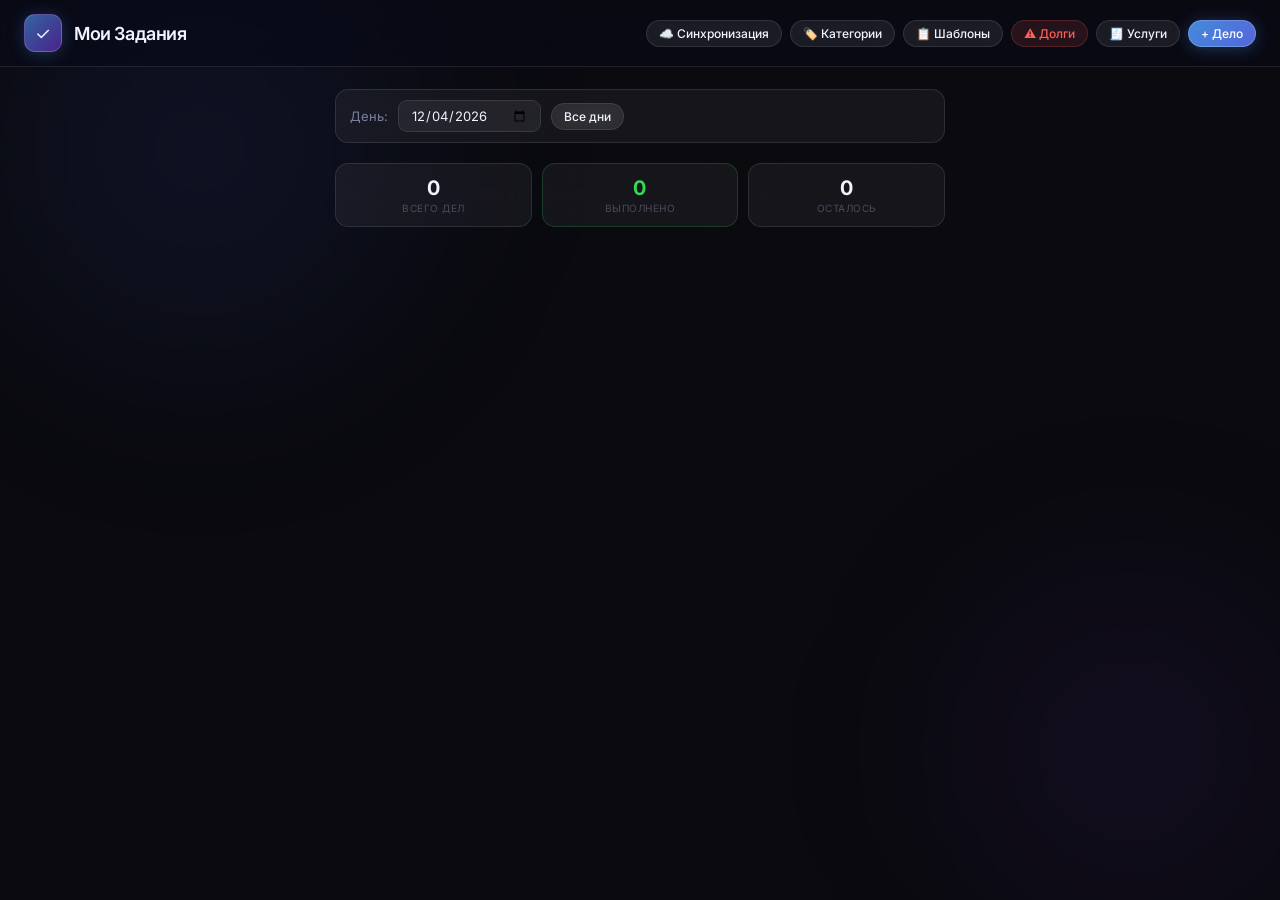
<file: index.html>
<!DOCTYPE html>
<html lang="ru">
<head>
<meta charset="UTF-8">
<meta name="viewport" content="width=device-width, initial-scale=1.0">
<title>Мої Задачі</title>
<link rel="stylesheet" href="css/style.css">
</head>
<body>

<div class="header">
  <div class="header-left">
    <div class="header-icon">✓</div>
    <div>
      <div class="header-title">Мои Задания</div>
    </div>
  </div>
  <div class="header-actions">
    <button class="btn btn-secondary btn-sm" onclick="openSyncModal()">☁️ Синхронизация</button>
    <button class="btn btn-secondary btn-sm" onclick="openCategoriesModal()">🏷️ Категории</button>
    <button class="btn btn-secondary btn-sm" onclick="openTemplatesModal()">📋 Шаблоны</button>
    <button class="btn btn-danger btn-sm" onclick="openIncompleteModal()">⚠️ Долги</button>
    <button class="btn btn-secondary btn-sm" onclick="openServicesModule()">🧾 Услуги</button>
    <button class="btn btn-primary btn-sm" onclick="openAddTask()">+ Дело</button>
  </div>
</div>

<div class="container">
  <div class="filter-bar">
    <span style="font-size: 13px; color: var(--text2)">День:</span>
    <input type="date" id="filterDate" class="date-input-nav" onchange="filterTasks()">
    <button class="btn btn-secondary btn-sm" onclick="setFilterAll()">Все дни</button>
    <button class="btn btn-orange btn-sm" id="btnTransfer" onclick="openTransferModal()" style="margin-left: auto; display: none;">↷ Перенести дела</button>
  </div>
  <div id="mainCatFilter" class="cat-pills" style="display:none;"></div>

  <div class="stats-row">
    <div class="stat-card">
      <div class="stat-val" id="statTotal">0</div>
      <div class="stat-label">Всего дел</div>
    </div>
    <div class="stat-card" style="border-color: rgba(52,216,92,0.2)">
      <div class="stat-val" id="statDone" style="color: var(--green)">0</div>
      <div class="stat-label">Выполнено</div>
    </div>
    <div class="stat-card">
      <div class="stat-val" id="statLeft">0</div>
      <div class="stat-label">Осталось</div>
    </div>
  </div>

  <div id="taskList" class="task-list"></div>
  <div id="emptyState" class="empty-state" style="display:none"><p>На этот день задач нет 🗓️</p></div>
</div>

<div class="modal-overlay" id="modalTask">
  <div class="modal">
    <div class="modal-handle"></div>
    <div class="modal-title" id="modalTaskTitle">Новое задание</div>
    <div class="form-group">
      <div class="form-label">Что нужно сделать?</div>
      <textarea class="form-input" id="taskName" placeholder="Например: Проверить приходы по 1С" rows="3"></textarea>
    </div>
    <div class="form-group">
      <div class="form-label">Дата</div>
      <input class="form-input" id="taskDate" type="date">
    </div>
    <div class="form-group">
      <div class="form-label">Категория</div>
      <select class="form-select" id="taskCategory">
      </select>
    </div>
    <button class="btn btn-secondary" style="width:100%; margin-bottom: 4px; font-size: 12px;" onclick="saveAsTemplate()">📋 Сохранить как шаблон</button>
    <div class="modal-actions">
      <button class="btn btn-secondary" onclick="closeModal('modalTask')">Отмена</button>
      <button class="btn btn-primary" onclick="saveTask()">Сохранить</button>
    </div>
  </div>
</div>

<div class="modal-overlay" id="modalTransfer">
  <div class="modal">
    <div class="modal-handle"></div>
    <div class="modal-title">Перенос заданий</div>
    <div class="form-group">
      <div class="form-label">На какой день перенести?</div>
      <input class="form-input" id="transferTargetDate" type="date">
    </div>
    <div class="checkbox-row" onclick="toggleTransferCheck()">
      <div class="custom-checkbox" id="transferCheckUI"></div>
      <div>
        <div style="font-size: 14px; font-weight: 500;">Удалить из текущего дня</div>
        <div style="font-size: 11px; color: var(--text2); margin-top: 2px;">Если убрать крыжик, задания просто скопируются</div>
      </div>
    </div>
    <div class="modal-actions">
      <button class="btn btn-secondary" onclick="closeModal('modalTransfer')">Отмена</button>
      <button class="btn btn-orange" onclick="executeTransfer()">Выполнить</button>
    </div>
  </div>
</div>

<!-- Перенос одного задания -->
<div class="modal-overlay" id="modalMoveOne" style="z-index:700">
  <div class="modal">
    <div class="modal-handle"></div>
    <div class="modal-title">↷ Перенести задание</div>
    <p id="moveOneTaskName" style="font-size: 13px; color: var(--text2); margin-bottom: 16px; font-style: italic;"></p>
    <div class="form-group">
      <div class="form-label">На какой день перенести?</div>
      <input class="form-input" id="moveOneTargetDate" type="date">
    </div>
    <div class="modal-actions">
      <button class="btn btn-secondary" onclick="closeModal('modalMoveOne')">Отмена</button>
      <button class="btn btn-orange" onclick="executeMoveOne()">Перенести</button>
    </div>
  </div>
</div>

<!-- Шаблоны -->
<div class="modal-overlay" id="modalTemplates">
  <div class="modal">
    <div class="modal-handle"></div>
    <div class="modal-title">📋 Шаблоны заданий</div>

    <div id="templatesList"></div>
    <div class="modal-actions" style="margin-top: 16px;">
      <button class="btn btn-secondary" onclick="closeModal('modalTemplates')">Закрыть</button>
      <button class="btn btn-secondary" onclick="openAddFolder()">+ Папка</button>
      <button class="btn btn-primary" onclick="applyMatchingFolders()">➕ Добавить подходящие</button>
    </div>
  </div>
</div>

<!-- Категории -->
<div class="modal-overlay" id="modalCategories" style="z-index:550">
  <div class="modal">
    <div class="modal-handle"></div>
    <div class="modal-title">🏷️ Категории</div>
    <div style="display:flex; align-items:center; justify-content:flex-end; margin-bottom:10px;">
      <button class="btn btn-primary btn-sm" onclick="openAddCategory()">+ Категория</button>
    </div>
    <div id="categoryManageList" class="cat-manage-list"></div>
    <div class="modal-actions" style="margin-top: 16px;">
      <button class="btn btn-secondary" onclick="closeModal('modalCategories')">Закрыть</button>
    </div>
  </div>
</div>

<!-- Создание/редактирование категории -->
<div class="modal-overlay" id="modalCategory" style="z-index:600">
  <div class="modal">
    <div class="modal-title" id="modalCategoryTitle">Новая категория</div>
    <div class="form-group">
      <div class="form-label">Название</div>
      <input class="form-input" id="categoryName" placeholder="Например: Работа">
    </div>
    <div class="modal-actions">
      <button class="btn btn-secondary" onclick="closeModal('modalCategory')">Отмена</button>
      <button class="btn btn-primary" onclick="saveCategory()">Сохранить</button>
    </div>
  </div>
</div>

<!-- Создание/редактирование папки -->
<div class="modal-overlay" id="modalFolder" style="z-index:600">
  <div class="modal">
    <div class="modal-title" id="modalFolderTitle">Новая папка</div>
    <div class="form-group">
      <div class="form-label">Название папки</div>
      <input class="form-input" id="folderName" placeholder="Например: Каждая среда">
    </div>
    <div class="form-group">
      <div class="form-label">Расписание</div>
      <select class="form-select" id="folderRepeat" onchange="onFolderRepeatChange()">
        <option value="manual">Вручную</option>
        <option value="daily">Каждый день</option>
        <option value="weekly">По дням недели</option>
        <option value="monthly">Каждое N-е число</option>
      </select>
    </div>
    <div class="form-group" id="folderWeekdayGroup" style="display:none">
      <div class="form-label">Дни недели</div>
      <div class="weekday-picker">
        <button type="button" class="weekday-btn" data-day="1" onclick="toggleWeekday(this)">Пн</button>
        <button type="button" class="weekday-btn" data-day="2" onclick="toggleWeekday(this)">Вт</button>
        <button type="button" class="weekday-btn" data-day="3" onclick="toggleWeekday(this)">Ср</button>
        <button type="button" class="weekday-btn" data-day="4" onclick="toggleWeekday(this)">Чт</button>
        <button type="button" class="weekday-btn" data-day="5" onclick="toggleWeekday(this)">Пт</button>
        <button type="button" class="weekday-btn" data-day="6" onclick="toggleWeekday(this)">Сб</button>
        <button type="button" class="weekday-btn" data-day="0" onclick="toggleWeekday(this)">Вс</button>
      </div>
    </div>
    <div class="form-group" id="folderMonthdayGroup" style="display:none">
      <div class="form-label">Число месяца</div>
      <input class="form-input" id="folderMonthDay" type="number" min="1" max="31" placeholder="Например: 1">
    </div>
    <div class="modal-actions">
      <button class="btn btn-secondary" onclick="closeModal('modalFolder')">Отмена</button>
      <button class="btn btn-primary" onclick="saveFolder()">Сохранить</button>
    </div>
  </div>
</div>

<!-- Выбор папки при сохранении шаблона -->
<div class="modal-overlay" id="modalChooseFolder" style="z-index:600">
  <div class="modal">
    <div class="modal-title">В какую папку добавить?</div>
    <p style="font-size:13px;color:var(--text2);margin-bottom:14px;">Задание: <span id="chooseFolderTaskName" style="color:var(--text);font-weight:600;"></span></p>
    <div id="chooseFolderList"></div>
    <div class="modal-actions" style="margin-top:14px;">
      <button class="btn btn-secondary" onclick="closeModal('modalChooseFolder')">Отмена</button>
    </div>
  </div>
</div>

<div class="modal-overlay" id="modalSync">
  <div class="modal">
    <div class="modal-handle"></div>
    <div class="modal-title">☁️ Синхронизация</div>

    <p style="font-size:13px; color:var(--text2); margin-bottom:20px; line-height:1.6;">
      Данные сохраняются автоматически после каждого изменения. При открытии на новом устройстве — загружаются из облака.
    </p>

    <button class="btn btn-orange" id="btnLoadCloud" style="width:100%; padding:13px; font-size:14px; margin-bottom:10px;" onclick="loadFromCloud()">
      ⬇️ Принудительно загрузить из облака
    </button>

    <button class="btn btn-danger" style="width:100%; padding:11px; font-size:13px; margin-bottom:20px;" onclick="resetToken()">
      🔑 Сбросить токен
    </button>

    <div id="syncStatus" style="display:none; font-size:12px; text-align:center; padding:8px; border-radius:8px; margin-bottom:10px;"></div>

    <div class="modal-actions" style="margin-top:4px;">
      <button class="btn btn-secondary" onclick="closeModal('modalSync')">Закрыть</button>
    </div>
  </div>
</div>

<!-- Окно невыполненных заданий -->
<div class="fullscreen-overlay" id="overlayIncomplete">
  <div class="fullscreen-header">
    <button class="btn btn-secondary btn-sm" onclick="closeIncompleteModal()">← Назад</button>
    <div style="font-size: 16px; font-weight: 700; flex:1; text-align:center;">⚠️ Невыполненные задания</div>
    <div id="incompleteTotalBadge" style="font-size: 12px; color: var(--red); min-width: 40px; text-align:right;"></div>
  </div>
  <div class="fullscreen-body">
    <div class="period-tabs">
      <button class="period-tab active" onclick="setIncompletePeriod(7, this)">7 дней</button>
      <button class="period-tab" onclick="setIncompletePeriod(30, this)">30 дней</button>
      <button class="period-tab" onclick="setIncompletePeriod(0, this)">Всё время</button>
    </div>
    <div id="incompleteCatFilter" class="cat-pills"></div>
    <div id="incompleteList"></div>
  </div>
</div>

<!-- ===== МОДУЛЬ УСЛУГИ ===== -->
<div class="services-module" id="servicesModule">
  <div class="svc-header">
    <div class="svc-header-icon">🧾</div>
    <div class="svc-title" id="svcHeaderTitle">Услуги</div>
    <div class="svc-actions" id="svcHeaderActions"></div>
    <button class="btn btn-secondary btn-sm" onclick="closeServicesModule()" style="margin-left:6px;">✕ Закрыть</button>
  </div>
  <div class="svc-breadcrumb" id="svcBreadcrumb"></div>
  <div class="svc-body" id="svcBody"></div>
</div>

<!-- Модал: новый/копировать месяц -->
<div class="modal-overlay" id="svcModalMonth" style="z-index:700">
  <div class="modal">
    <div class="modal-title" id="svcModalMonthTitle">Новый месяц</div>
    <div class="form-group">
      <div class="form-label">Месяц</div>
      <div class="svc-month-grid" id="svcMonthGrid"></div>
    </div>
    <div class="form-group">
      <div class="form-label">Год</div>
      <input class="form-input" id="svcMonthYear" type="number" min="2020" max="2099">
    </div>
    <div class="modal-actions">
      <button class="btn btn-secondary" onclick="closeSvcModal('svcModalMonth')">Отмена</button>
      <button class="btn btn-primary" onclick="svcSaveMonth()">Создать</button>
    </div>
  </div>
</div>

<!-- Модал: копировать месяц -->
<div class="modal-overlay" id="svcModalCopyMonth" style="z-index:700">
  <div class="modal">
    <div class="modal-title">Скопировать месяц</div>
    <p style="font-size:13px;color:var(--text2);margin-bottom:14px;">Копируем: <span id="svcCopyFromName" style="color:var(--text);font-weight:600;"></span></p>
    <label class="svc-copy-option"><input type="radio" name="svcCopyMode" value="keep" checked style="margin-top:2px;accent-color:#a78bfa"><div><div style="font-size:13px;font-weight:500;">С суммами</div><div style="font-size:11px;color:var(--text3);margin-top:2px;">Суммы прошлого месяца сохранятся</div></div></label>
    <label class="svc-copy-option"><input type="radio" name="svcCopyMode" value="reset" style="margin-top:2px;accent-color:#a78bfa"><div><div style="font-size:13px;font-weight:500;">Без сумм</div><div style="font-size:11px;color:var(--text3);margin-top:2px;">Суммы будут пустыми</div></div></label>
    <div class="form-group" style="margin-top:14px;">
      <div class="form-label">Новый месяц</div>
      <div class="svc-month-grid" id="svcCopyMonthGrid"></div>
    </div>
    <div class="form-group">
      <div class="form-label">Год</div>
      <input class="form-input" id="svcCopyMonthYear" type="number" min="2020" max="2099">
    </div>
    <div class="modal-actions">
      <button class="btn btn-secondary" onclick="closeSvcModal('svcModalCopyMonth')">Отмена</button>
      <button class="btn btn-primary" onclick="svcExecuteCopyMonth()">Скопировать</button>
    </div>
  </div>
</div>

<!-- Модал: объект -->
<div class="modal-overlay" id="svcModalObject" style="z-index:700">
  <div class="modal">
    <div class="modal-title" id="svcModalObjectTitle">Новый объект</div>
    <div class="form-group">
      <div class="form-label">Название</div>
      <input class="form-input" id="svcObjectName" placeholder="Например: Офис на Соборной">
    </div>
    <div class="form-group">
      <div class="form-label">Иконка (эмодзи)</div>
      <input class="form-input" id="svcObjectIcon" placeholder="🏢" maxlength="2">
    </div>
    <div class="modal-actions">
      <button class="btn btn-secondary" onclick="closeSvcModal('svcModalObject')">Отмена</button>
      <button class="btn btn-primary" onclick="svcSaveObject()">Сохранить</button>
    </div>
  </div>
</div>

<!-- Модал: услуга -->
<div class="modal-overlay" id="svcModalService" style="z-index:700">
  <div class="modal">
    <div class="modal-title" id="svcModalServiceTitle">Новая услуга</div>
    <div class="form-group">
      <div class="form-label">Название</div>
      <input class="form-input" id="svcServiceName" placeholder="Например: Аренда помещения">
    </div>
    <div class="form-group">
      <div class="form-label">Сумма (грн)</div>
      <input class="form-input" id="svcServiceAmount" type="number" placeholder="0.00" step="0.01">
    </div>
    <div class="form-group">
      <div class="form-label">Заметка</div>
      <textarea class="form-input" id="svcServiceNote" placeholder="Необязательно..." rows="2" style="resize:vertical;line-height:1.5"></textarea>
    </div>
    <div class="modal-actions">
      <button class="btn btn-secondary" onclick="closeSvcModal('svcModalService')">Отмена</button>
      <button class="btn btn-primary" onclick="svcSaveService()">Сохранить</button>
    </div>
  </div>
</div>

<!-- Модал: копировать услугу -->
<div class="modal-overlay" id="svcModalCopyService" style="z-index:700">
  <div class="modal">
    <div class="modal-title">Копировать услугу</div>
    <p style="font-size:13px;color:var(--text2);margin-bottom:4px;">Услуга: <span id="svcCopyServiceName" style="color:var(--text);font-weight:600;"></span></p>
    <p style="font-size:11px;color:var(--text3);margin-bottom:14px;">Будет скопирована как невыполненная</p>
    <div class="form-group">
      <div class="form-label">В какой месяц</div>
      <select class="form-select" id="svcCopyServiceMonth"></select>
    </div>
    <div class="form-group">
      <div class="form-label">В какой объект</div>
      <select class="form-select" id="svcCopyServiceObject"></select>
    </div>
    <div class="modal-actions">
      <button class="btn btn-secondary" onclick="closeSvcModal('svcModalCopyService')">Отмена</button>
      <button class="btn btn-primary" onclick="svcExecuteCopyService()">Скопировать</button>
    </div>
  </div>
</div>

<div class="toast" id="toast"></div>

<!-- Индикатор авто-сохранения -->
<div id="syncIndicator" style="
  position:fixed; bottom:28px; right:20px;
  font-size:11px; color:var(--text3);
  opacity:0; transition:opacity 0.4s;
  pointer-events:none; z-index:999;
"></div>


<script src="js/app.js"></script>
</body>
</html>
</file>
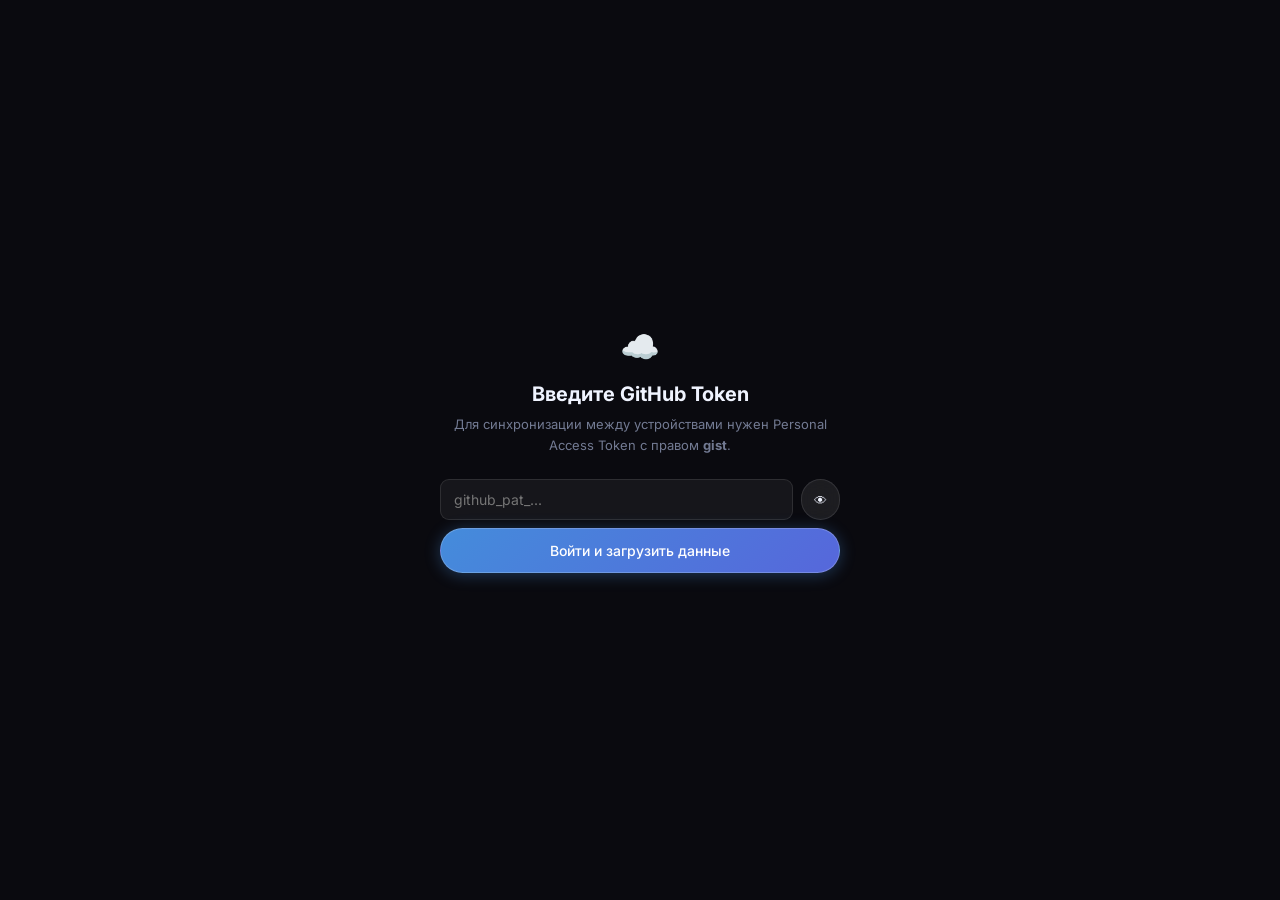
<file: Test.html>
<!DOCTYPE html>
<html lang="ru">
<head>
<meta charset="UTF-8">
<meta name="viewport" content="width=device-width, initial-scale=1.0">
<title>Мои Задачи</title>
  <!-- Красивая векторная иконка для iOS (iPhone, iPad) -->
  <link rel="apple-touch-icon" href="data:image/svg+xml,<svg xmlns='http://www.w3.org/2000/svg' viewBox='0 0 180 180' width='180' height='180'><defs><linearGradient id='apple-grad' x1='0%25' y1='0%25' x2='0%25' y2='100%25'><stop offset='0%25' stop-color='%2354a7ff'/><stop offset='100%25' stop-color='%233b7aff'/></linearGradient></defs><rect width='180' height='180' rx='40' fill='url(%23apple-grad)'/><rect x='35' y='35' width='110' height='110' rx='28' fill='none' stroke='%23ffffff' stroke-width='7' stroke-opacity='0.4'/><path d='M68 92 L84 108 L114 74' fill='none' stroke='%23ffffff' stroke-width='10' stroke-linecap='round' stroke-linejoin='round'/></svg>">

  <link rel="icon" type="image/svg+xml" href="data:image/svg+xml,<svg xmlns='http://www.w3.org/2000/svg' viewBox='0 0 180 180' width='180' height='180'><defs><linearGradient id='apple-grad' x1='0%25' y1='0%25' x2='0%25' y2='100%25'><stop offset='0%25' stop-color='%2354a7ff'/><stop offset='100%25' stop-color='%233b7aff'/></linearGradient></defs><rect width='180' height='180' rx='40' fill='url(%23apple-grad)'/><rect x='35' y='35' width='110' height='110' rx='28' fill='none' stroke='%23ffffff' stroke-width='7' stroke-opacity='0.4'/><path d='M68 92 L84 108 L114 74' fill='none' stroke='%23ffffff' stroke-width='10' stroke-linecap='round' stroke-linejoin='round'/></svg>">

<!-- Скрываем рамки браузера: приложение будет открываться на весь экран, как настоящее! -->
<meta name="apple-mobile-web-app-capable" content="yes">
<meta name="mobile-web-app-capable" content="yes">
<meta name="apple-mobile-web-app-status-bar-style" content="black-translucent">
<meta name="apple-mobile-web-app-title" content="Мои Задачи">
<style>
  @import url('https://fonts.googleapis.com/css2?family=Inter:wght@300;400;500;600;700&display=swap');

  :root {
    --bg1: #0a0a0f;
    --bg2: #0f0f1a;
    --glass: rgba(255,255,255,0.05);
    --glass2: rgba(255,255,255,0.08);
    --glass3: rgba(255,255,255,0.12);
    --glass-border: rgba(255,255,255,0.10);
    --glass-border2: rgba(255,255,255,0.18);
    --text: #f0f4ff;
    --text2: rgba(200,215,255,0.55);
    --text3: rgba(200,215,255,0.28);
    --accent: #4fa3ff;
    --green: #34d85c;
    --orange: #ff9f40;
    --red: #ff5e57;
    --radius: 18px;
    --radius2: 13px;
    --radius3: 9px;
  }

  * { margin:0; padding:0; box-sizing:border-box; }

  body {
    font-family: 'Inter', -apple-system, sans-serif;
    background: var(--bg1);
    color: var(--text);
    min-height: 100vh;
    -webkit-font-smoothing: antialiased;
    overflow-x: hidden;
  }

  body::before, body::after {
    content:''; position:fixed; border-radius:50%; pointer-events:none; z-index:0;
    filter: blur(90px);
  }
  body::before {
    width: 600px; height: 600px;
    background: radial-gradient(circle, rgba(60,100,255,0.12) 0%, transparent 70%);
    top: -150px; left: -100px;
  }
  body::after {
    width: 500px; height: 500px;
    background: radial-gradient(circle, rgba(140,60,255,0.10) 0%, transparent 70%);
    bottom: -100px; right: -100px;
  }

  .header {
    position: sticky; top: 0; z-index: 100;
    background: rgba(10,10,20,0.65);
    backdrop-filter: blur(24px) saturate(180%);
    -webkit-backdrop-filter: blur(24px) saturate(180%);
    border-bottom: 1px solid var(--glass-border);
    padding: 14px 24px;
    display: flex; align-items: center; justify-content: space-between;
  }
  .header-left { display:flex; align-items:center; gap:12px; }
  .header-icon {
    width: 38px; height: 38px; border-radius: 11px;
    background: linear-gradient(135deg, rgba(79,163,255,0.6), rgba(140,60,255,0.5));
    border: 1px solid rgba(255,255,255,0.15);
    display: flex; align-items: center; justify-content: center;
    font-size: 18px;
    box-shadow: 0 2px 16px rgba(79,163,255,0.25);
  }
  .header-title { font-size: 18px; font-weight: 600; letter-spacing: -0.4px; }
  .header-actions { display:flex; gap:8px; z-index:1; }

  .btn {
    display: inline-flex; align-items: center; justify-content: center; gap: 6px;
    padding: 8px 16px; border-radius: 980px;
    font-size: 13px; font-weight: 500;
    border: none; cursor: pointer;
    transition: all 0.18s ease;
    font-family: inherit; position: relative; z-index:1;
  }
  .btn:active { transform: scale(0.95); }
  .btn-primary {
    background: linear-gradient(135deg, rgba(79,163,255,0.85), rgba(100,120,255,0.85));
    color: #fff; border: 1px solid rgba(255,255,255,0.2);
    box-shadow: 0 2px 16px rgba(79,163,255,0.3);
  }
  .btn-primary:hover {
    background: linear-gradient(135deg, rgba(79,163,255,1), rgba(100,120,255,1));
    box-shadow: 0 4px 20px rgba(79,163,255,0.45);
  }
  .btn-secondary {
    background: var(--glass2); color: var(--text);
    border: 1px solid var(--glass-border); backdrop-filter: blur(10px);
  }
  .btn-secondary:hover { background: var(--glass3); border-color: var(--glass-border2); }
  .btn-orange {
    background: rgba(255,159,64,0.12); color: var(--orange);
    border: 1px solid rgba(255,159,64,0.2);
  }
  .btn-orange:hover { background: rgba(255,159,64,0.22); border-color: rgba(255,159,64,0.3); }
  .btn-danger {
    background: rgba(255,94,87,0.12); color: var(--red);
    border: 1px solid rgba(255,94,87,0.2);
  }
  .btn-danger:hover { background: rgba(255,94,87,0.22); }
  .btn-sm { padding: 5px 12px; font-size: 12px; }
  .btn-icon { padding: 5px 8px; font-size: 11px; }

  /* Стили для разделения мобильных и компьютерных кнопок */
  .mobile-only { display: none !important; }
  .desktop-only { display: inline-flex !important; }

  .container { max-width: 650px; margin: 0 auto; padding: 22px 20px 80px; position:relative; z-index:1; }

  .filter-bar {
    display: flex; flex-wrap: wrap; align-items: center; gap: 10px;
    background: var(--glass); border: 1px solid var(--glass-border);
    padding: 10px 14px; border-radius: var(--radius2);
    margin-bottom: 20px; backdrop-filter: blur(16px);
  }
  .date-input-nav {
    background: rgba(255,255,255,0.06); border: 1px solid var(--glass-border);
    color: var(--text); padding: 6px 12px; border-radius: var(--radius3);
    font-family: inherit; font-size: 13px; outline: none; cursor: pointer;
  }

  .stats-row { display: grid; grid-template-columns: repeat(3, 1fr); gap: 10px; margin-bottom: 20px; }
  .stat-card {
    background: var(--glass); border: 1px solid var(--glass-border);
    border-radius: var(--radius2); padding: 12px 14px;
    backdrop-filter: blur(16px); text-align: center;
    cursor: default;
  }
  .stat-card.clickable { cursor: pointer; transition: background 0.15s; }
  .stat-card.clickable:hover { background: var(--glass2); border-color: var(--glass-border2); }

  .stat-val { font-size: 20px; font-weight: 700; }
  .stat-label { font-size: 10px; color: var(--text3); margin-top: 2px; text-transform: uppercase; letter-spacing: 0.5px; }

  .task-list { display: flex; flex-direction: column; gap: 8px; }
  .task-item {
    background: var(--glass); border: 1px solid var(--glass-border);
    border-radius: var(--radius2); padding: 14px;
    display: flex; align-items: center; gap: 12px;
    backdrop-filter: blur(20px); transition: all 0.2s;
    position: relative; animation: slideIn 0.2s ease both;
  }
  .task-item:hover { border-color: var(--glass-border2); box-shadow: 0 4px 20px rgba(0,0,0,0.2); }

  .checkbox-wrapper { display: flex; align-items: center; cursor: pointer; }
  .custom-checkbox {
    width: 20px; height: 20px; border-radius: 50%;
    border: 2px solid var(--text3); position: relative;
    transition: all 0.18s ease; flex-shrink: 0;
  }
  .task-item.completed .custom-checkbox { background: var(--green); border-color: var(--green); }
  .task-item.completed .custom-checkbox::after {
    content: '✓'; position: absolute; top: 50%; left: 50%;
    transform: translate(-50%, -50%); color: #fff; font-size: 11px; font-weight: bold;
  }

  .task-content { flex: 1; min-width: 0; cursor: pointer; }
  .task-title { font-size: 14px; font-weight: 500; transition: color 0.18s, text-decoration 0.18s; }
  .task-item.completed .task-title { color: var(--text3); text-decoration: line-through; }
  .task-meta { display: flex; gap: 8px; align-items: center; margin-top: 4px; font-size: 11px; color: var(--text2); flex-wrap: wrap; }
  .task-tag {
    padding: 1px 6px; border-radius: 4px; background: rgba(255,255,255,0.06);
    border: 1px solid var(--glass-border); font-size: 10px; text-transform: uppercase;
  }

  .task-actions { opacity: 0; pointer-events: none; transition: opacity 0.15s ease; display: flex; gap: 4px; }
  .task-item:hover .task-actions { opacity: 1; pointer-events: auto; }
  @media (hover: none) { .task-actions { opacity: 1; pointer-events: auto; } }

  .btn-blue {
    background: rgba(79,163,255,0.12); color: var(--accent);
    border: 1px solid rgba(79,163,255,0.2);
  }
  .btn-blue:hover { background: rgba(79,163,255,0.22); }

  .btn-green {
    background: rgba(52,216,92,0.12); color: var(--green);
    border: 1px solid rgba(52,216,92,0.2);
  }
  .btn-green:hover { background: rgba(52,216,92,0.22); }

  .task-time {
    padding: 1px 6px; border-radius: 4px; background: rgba(52,216,92,0.10);
    border: 1px solid rgba(52,216,92,0.25); font-size: 10px; color: var(--green);
    white-space: nowrap;
  }
  .task-time.in-progress { background: rgba(255,159,64,0.10); border-color: rgba(255,159,64,0.25); color: var(--orange); }

  .time-row { display: flex; gap: 10px; }
  .time-row .form-group { flex: 1; margin-bottom: 0; }
  .time-field-wrap { display: flex; gap: 6px; align-items: center; }
  .time-now-btn {
    flex-shrink: 0; padding: 8px 10px; border-radius: var(--radius3);
    background: var(--glass2); border: 1px solid var(--glass-border); color: var(--text2);
    font-size: 11px; cursor: pointer; font-family: inherit;
  }
  .time-now-btn:hover { background: var(--glass3); color: var(--text); }

  /* ШАБЛОНЫ — ПАПКИ */
  .tpl-folder {
    background: var(--glass); border: 1px solid var(--glass-border);
    border-radius: var(--radius2); margin-bottom: 10px; overflow: hidden; transition: all 0.15s;
  }
  .tpl-folder:hover { border-color: var(--glass-border2); }
  .tpl-folder-header {
    display: flex; align-items: center; gap: 10px; padding: 12px 14px;
    cursor: pointer; user-select: none;
  }
  .tpl-folder-icon { font-size: 16px; flex-shrink: 0; }
  .tpl-folder-name { flex: 1; font-size: 14px; font-weight: 600; }
  .tpl-folder-meta { display: flex; gap: 5px; align-items: center; }
  .tpl-folder-count { font-size: 11px; color: var(--text3); }
  .tpl-folder-chevron { font-size: 11px; color: var(--text3); transition: transform 0.2s; }
  .tpl-folder.open .tpl-folder-chevron { transform: rotate(90deg); }
  .tpl-folder-body { display: none; border-top: 1px solid var(--glass-border); padding: 10px 14px; }
  .tpl-folder.open .tpl-folder-body { display: block; }
  .tpl-folder-actions { display: flex; gap: 6px; margin-bottom: 10px; flex-wrap: wrap; }
  .tpl-task-item {
    display: flex; align-items: center; gap: 8px; padding: 8px 10px;
    background: rgba(255,255,255,0.03); border-radius: var(--radius3);
    margin-bottom: 6px; font-size: 13px; flex-wrap: wrap;
  }
  .tpl-task-name { flex: 1; min-width: 120px; }
  .tpl-task-tag { font-size: 10px; color: var(--text3); padding: 1px 6px; border-radius: 4px; background: rgba(255,255,255,0.05); border: 1px solid var(--glass-border); text-transform: uppercase; }
  .tpl-task-actions { display: flex; gap: 4px; margin-left: auto; }
  .templates-empty { text-align: center; padding: 20px; color: var(--text3); font-size: 13px; }
  .template-repeat-badge { font-size: 10px; padding: 1px 7px; border-radius: 4px; text-transform: uppercase; font-weight: 600; white-space: nowrap; }
  .badge-daily { background: rgba(52,216,92,0.1); color: var(--green); border: 1px solid rgba(52,216,92,0.2); }
  .badge-weekly { background: rgba(79,163,255,0.1); color: var(--accent); border: 1px solid rgba(79,163,255,0.2); }
  .badge-monthly { background: rgba(255,159,64,0.1); color: var(--orange); border: 1px solid rgba(255,159,64,0.2); }
  .badge-manual { background: rgba(255,255,255,0.05); color: var(--text3); border: 1px solid var(--glass-border); }

  /* Выбор дней недели */
  .weekday-picker { display: flex; gap: 5px; flex-wrap: wrap; }
  .weekday-btn {
    width: 36px; height: 36px; border-radius: 50%; border: 1px solid var(--glass-border);
    background: var(--glass); color: var(--text2); font-size: 11px; font-weight: 600;
    cursor: pointer; font-family: inherit; transition: all 0.15s; text-align: center; line-height: 34px; padding: 0;
  }
  .weekday-btn.active { background: rgba(79,163,255,0.2); border-color: rgba(79,163,255,0.5); color: var(--accent); }

  .modal-overlay {
    position: fixed; inset: 0; z-index: 500;
    background: rgba(5,5,15,0.7); backdrop-filter: blur(12px);
    display: flex; align-items: flex-start; justify-content: center;
    padding-top: 60px;
    opacity: 0; pointer-events: none; transition: opacity 0.22s;
    will-change: opacity;
    -webkit-backface-visibility: hidden;
    backface-visibility: hidden;
  }
  .modal-overlay.open { opacity: 1; pointer-events: all; }
  .modal {
    background: rgba(18,18,30,0.92); backdrop-filter: blur(40px) saturate(200%);
    border-radius: var(--radius);
    border: 1px solid var(--glass-border2);
    width: calc(100% - 32px); max-width: 500px; padding: 22px;
    transform: translateY(-20px); transition: transform 0.32s cubic-bezier(.25,.72,0,1);
    max-height: calc(100vh - 80px); overflow-y: auto; scrollbar-width: none;
    will-change: transform;
    -webkit-backface-visibility: hidden;
    backface-visibility: hidden;
  }
  .modal::-webkit-scrollbar { display: none; }
  .modal-overlay.open .modal { transform: translateY(0); }
  .modal-handle { display: none; }
  .modal-title { font-size: 17px; font-weight: 700; margin-bottom: 18px; }

  /* Полноэкранное окно невыполненных */
  .fullscreen-overlay {
    position: fixed; inset: 0; z-index: 500;
    background: var(--bg1);
    display: flex; flex-direction: column;
    opacity: 0; pointer-events: none; transition: opacity 0.22s;
  }
  .fullscreen-overlay.open { opacity: 1; pointer-events: all; }
  .fullscreen-header {
    position: sticky; top: 0; z-index: 10;
    background: rgba(10,10,20,0.85); backdrop-filter: blur(24px);
    border-bottom: 1px solid var(--glass-border);
    padding: 14px 20px; display: flex; align-items: center; gap: 12px;
  }
  .fullscreen-body { flex: 1; overflow-y: auto; padding: 20px; max-width: 650px; width: 100%; margin: 0 auto; scrollbar-width: none; }
  .fullscreen-body::-webkit-scrollbar { display: none; }
  .period-tabs { display: flex; gap: 8px; margin-bottom: 20px; }
  .period-tab {
    padding: 6px 16px; border-radius: 980px; font-size: 12px; font-weight: 500;
    border: 1px solid var(--glass-border); background: var(--glass); color: var(--text2);
    cursor: pointer; transition: all 0.15s; font-family: inherit;
  }
  .period-tab.active { background: rgba(79,163,255,0.15); border-color: rgba(79,163,255,0.4); color: var(--accent); }
  .day-group { margin-bottom: 20px; }
  .day-group-header {
    font-size: 11px; font-weight: 700; color: var(--text3); text-transform: uppercase;
    letter-spacing: 1px; margin-bottom: 8px; padding: 0 2px;
    display: flex; align-items: center; justify-content: space-between;
  }
  .day-group-count { background: rgba(255,94,87,0.12); color: var(--red); border: 1px solid rgba(255,94,87,0.2); padding: 1px 8px; border-radius: 980px; font-size: 10px; }
  .overdue-label { color: var(--red); font-size: 10px; margin-left: 6px; }

  .form-group { margin-bottom: 14px; }
  .form-label { display: block; font-size: 11px; font-weight: 600; color: var(--text3); margin-bottom: 6px; text-transform: uppercase; letter-spacing: 0.5px; }
  .form-input, .form-select {
    width: 100%; background: rgba(255,255,255,0.05); border: 1px solid var(--glass-border);
    border-radius: var(--radius3); padding: 11px 13px; color: var(--text); font-size: 14px; font-family: inherit; outline: none;
  }
  .form-input:focus, .form-select:focus { border-color: rgba(79,163,255,0.5); }
  .form-select option { background: #1a1a2e; }

  /* Поле ввода задания — многострочное */
  #taskName {
    min-height: 80px; resize: vertical;
    display: block; line-height: 1.5;
  }

  .modal-actions { display: flex; gap: 8px; margin-top: 20px; }
  .modal-actions .btn { flex: 1; }

  /* АДАПТИВ — мобилка */
  @media (max-width: 600px) {
    .desktop-only { display: none !important; }
    .mobile-only { display: inline-flex !important; }

    .header { padding: 10px 12px; flex-wrap: wrap; gap: 8px; }
    .header-actions { width: 100%; display: grid; grid-template-columns: 1fr 1fr; gap: 6px; }
    .header-actions .btn { font-size: 11px; padding: 7px 8px; }
    .container { padding: 14px 12px 80px; }
    .filter-bar { padding: 8px 10px; gap: 8px; }
    .stats-row { gap: 6px; }
    .stat-card { padding: 10px 8px; }
    .stat-val { font-size: 18px; }
    .task-item { padding: 12px 10px; gap: 8px; }
    .task-title { font-size: 13px; }
    .btn-sm { font-size: 11px; padding: 5px 9px; }
    .modal-overlay {
      padding-top: 15px !important;
    }
    .modal {
      padding: 16px !important;
      max-height: calc(100vh - 30px) !important;
    }
    #taskName {
      min-height: 60px !important;
    }
    .form-group {
      margin-bottom: 10px !important;
    }
  }

  .toast {
    position: fixed; bottom: 28px; left: 50%; transform: translateX(-50%) translateY(16px);
    background: rgba(30,30,50,0.9); backdrop-filter: blur(16px); border: 1px solid var(--glass-border2);
    border-radius: 980px; padding: 10px 20px; font-size: 13px; color: var(--text);
    opacity: 0; transition: all 0.28s; pointer-events: none; z-index: 999;
  }
  .toast.show { opacity: 1; transform: translateX(-50%) translateY(0); }
  .empty-state { text-align: center; padding: 44px 20px; color: var(--text3); }

  .checkbox-row {
    display: flex; align-items: center; gap: 10px; margin-top: 18px;
    padding: 12px; background: rgba(255,255,255,0.03); border-radius: var(--radius3);
    border: 1px solid var(--glass-border); cursor: pointer; transition: all 0.15s;
  }
  .checkbox-row:hover { background: rgba(255,255,255,0.06); }
  .checkbox-row .custom-checkbox { width: 22px; height: 22px; }

  /* ===== МОДУЛЬ УСЛУГИ ===== */
  .services-module {
    position: fixed; inset: 0; z-index: 600;
    background: var(--bg1); display: flex; flex-direction: column;
    opacity: 0; pointer-events: none; transition: opacity 0.22s;
  }
  .services-module.open { opacity: 1; pointer-events: all; }
  .svc-header {
    position: sticky; top: 0; z-index: 10;
    background: rgba(10,10,20,0.85); backdrop-filter: blur(24px);
    border-bottom: 1px solid var(--glass-border);
    padding: 12px 16px; display: flex; align-items: center; gap: 10px;
    flex-wrap: wrap;
  }
  .svc-header-icon {
    width: 34px; height: 34px; border-radius: 10px; flex-shrink: 0;
    background: linear-gradient(135deg, rgba(167,139,250,0.6), rgba(79,163,255,0.5));
    display: flex; align-items: center; justify-content: center; font-size: 16px;
    border: 1px solid rgba(255,255,255,0.15);
  }
  .svc-title { font-size: 16px; font-weight: 700; flex:1; }
  .svc-actions { display: flex; gap: 6px; margin-left: auto; }
  .svc-breadcrumb {
    display: flex; align-items: center; gap: 6px;
    padding: 10px 16px; font-size: 12px; color: var(--text3);
    border-bottom: 1px solid var(--glass-border);
    background: rgba(10,10,20,0.5);
  }
  .svc-bc-item { cursor: pointer; transition: color 0.15s; }
  .svc-bc-item:hover { color: var(--text); }
  .svc-bc-item.active { color: var(--text2); cursor: default; }
  .svc-body { flex: 1; overflow-y: auto; padding: 16px; max-width: 650px; width: 100%; margin: 0 auto; }

  .svc-card {
    background: var(--glass); border: 1px solid var(--glass-border);
    border-radius: var(--radius2); padding: 14px 16px;
    display: flex; align-items: center; gap: 12px;
    cursor: pointer; transition: all 0.18s; margin-bottom: 8px;
    animation: slideIn 0.2s ease both;
  }
  .svc-card:hover { border-color: var(--glass-border2); transform: translateY(-1px); box-shadow: 0 4px 20px rgba(0,0,0,0.2); }
  .svc-card.locked { opacity: 0.65; }
  .svc-card-icon {
    width: 40px; height: 40px; border-radius: 11px; flex-shrink: 0;
    display: flex; align-items: center; justify-content: center; font-size: 18px;
    background: linear-gradient(135deg, rgba(167,139,250,0.15), rgba(79,163,255,0.1));
    border: 1px solid rgba(167,139,250,0.2);
  }
  .svc-card-info { flex: 1; min-width: 0; }
  .svc-card-name { font-size: 14px; font-weight: 600; }
  .svc-card-meta { font-size: 11px; color: var(--text3); margin-top: 3px; display: flex; gap: 8px; align-items: center; }
  .svc-status { font-size: 10px; padding: 2px 8px; border-radius: 980px; font-weight: 600; text-transform: uppercase; }
  .svc-status-open { background: rgba(52,216,92,0.1); color: var(--green); border: 1px solid rgba(52,216,92,0.2); }
  .svc-status-closed { background: rgba(255,255,255,0.05); color: var(--text3); border: 1px solid var(--glass-border); }
  .svc-card-actions { display: flex; gap: 4px; opacity: 0; transition: opacity 0.15s; }
  .svc-card:hover .svc-card-actions { opacity: 1; }
  @media (hover: none) { .svc-card-actions { opacity: 1; } }

  .svc-summary {
    background: var(--glass); border: 1px solid var(--glass-border);
    border-radius: var(--radius2); padding: 12px 16px;
    display: flex; gap: 16px; align-items: center; margin-bottom: 16px;
  }
  .svc-sum-item { text-align: center; }
  .svc-sum-val { font-size: 18px; font-weight: 700; }
  .svc-sum-label { font-size: 10px; color: var(--text3); text-transform: uppercase; letter-spacing: 0.5px; margin-top: 1px; }
  .svc-sum-divider { width: 1px; height: 28px; background: var(--glass-border); }
  .svc-sum-total { margin-left: auto; text-align: right; }
  .svc-sum-total .svc-sum-val { color: var(--orange); }

  .svc-service-item {
    background: var(--glass); border: 1px solid var(--glass-border);
    border-radius: var(--radius2); padding: 13px 14px;
    display: flex; align-items: center; gap: 10px;
    margin-bottom: 8px; transition: all 0.18s; animation: slideIn 0.2s ease both;
  }
  .svc-service-item:hover { border-color: var(--glass-border2); }
  .svc-service-item.done { opacity: 0.55; }
  .svc-service-item.done .svc-svc-name { text-decoration: line-through; color: var(--text3); }
  .svc-svc-info { flex: 1; min-width: 0; }
  .svc-svc-name { font-size: 13px; font-weight: 500; }
  .svc-svc-note { font-size: 11px; color: var(--text3); margin-top: 2px; font-style: italic; }
  .svc-svc-amt { font-size: 13px; font-weight: 600; color: var(--orange); white-space: nowrap; }
  .svc-svc-amt.empty { color: var(--text3); font-size: 11px; font-weight: 400; }
  .svc-svc-actions { display: flex; gap: 4px; opacity: 0; transition: opacity 0.15s; }
  .svc-service-item:hover .svc-svc-actions { opacity: 1; }
  @media (hover: none) { .svc-svc-actions { opacity: 1; } }

  .svc-locked-banner {
    background: rgba(255,255,255,0.03); border: 1px solid var(--glass-border);
    border-radius: var(--radius3); padding: 10px 14px;
    display: flex; align-items: center; gap: 10px; margin-bottom: 14px;
    font-size: 12px; color: var(--text3); flex-wrap: wrap;
  }
  .svc-section-title {
    font-size: 11px; font-weight: 700; color: var(--text3);
    text-transform: uppercase; letter-spacing: 1px;
    margin: 16px 0 8px 2px;
  }
  .svc-empty { text-align: center; padding: 50px 20px; color: var(--text3); }
  .svc-empty-icon { font-size: 38px; margin-bottom: 10px; }

  .svc-month-grid { display: grid; grid-template-columns: repeat(3,1fr); gap: 6px; margin-bottom: 4px; }
  .svc-month-btn {
    padding: 7px 4px; border-radius: var(--radius3); border: 1px solid var(--glass-border);
    background: var(--glass); color: var(--text2); font-size: 12px; font-family: inherit;
    cursor: pointer; transition: all 0.15s; text-align: center;
  }
  .svc-month-btn.active { background: rgba(167,139,250,0.15); border-color: rgba(167,139,250,0.4); color: #a78bfa; }
  .svc-copy-option {
    display: flex; align-items: flex-start; gap: 10px; padding: 10px 12px;
    background: var(--glass); border: 1px solid var(--glass-border); border-radius: var(--radius3);
    cursor: pointer; transition: all 0.15s; margin-bottom: 8px;
  }
  .svc-copy-option:hover { border-color: var(--glass-border2); }

  @keyframes slideIn { from { opacity:0; transform: translateY(8px); } to { opacity:1; transform: none; } }

  /* КАТЕГОРИИ */
  .cat-pills { display: flex; flex-wrap: wrap; gap: 6px; margin-bottom: 14px; }
  .cat-pill {
    padding: 5px 13px; border-radius: 980px; font-size: 12px; font-weight: 500;
    border: 1px solid var(--glass-border); background: var(--glass); color: var(--text2);
    cursor: pointer; transition: all 0.15s; font-family: inherit;
  }
  .cat-pill:hover { border-color: var(--glass-border2); color: var(--text); }
  .cat-pill.active { background: rgba(79,163,255,0.15); border-color: rgba(79,163,255,0.4); color: var(--accent); }
  .cat-manage-list { display: flex; flex-direction: column; gap: 6px; margin-bottom: 14px; }
  .cat-manage-item {
    display: flex; align-items: center; gap: 8px; padding: 9px 12px;
    background: rgba(255,255,255,0.03); border-radius: var(--radius3);
    border: 1px solid var(--glass-border);
  }
  .cat-manage-emoji { font-size: 16px; cursor: pointer; }
  .cat-manage-name { flex: 1; font-size: 13px; }
  .cat-manage-actions { display: flex; gap: 4px; }
  .cat-section-title {
    font-size: 11px; font-weight: 700; color: var(--text3);
    text-transform: uppercase; letter-spacing: 1px; margin: 16px 0 8px 2px;
  }
  @media (max-width: 768px) {
    .task-item,
    .filter-bar,
    .stat-card,
    .tpl-folder,
    .header,
    .modal,
    .modal-overlay {
      backdrop-filter: none !important;
      -webkit-backdrop-filter: none !important;
    }
  }
</style>
</head>
<body>

<div class="header">
  <div class="header-left">
    <div class="header-icon">✓</div>
    <div>
      <div class="header-title">Мои Задания</div>
    </div>
  </div>
  <div class="header-actions">
    <button class="btn btn-secondary btn-sm desktop-only" onclick="openSyncModal()">☁️ Синхронизация</button>
    <button class="btn btn-secondary btn-sm desktop-only" onclick="openCategoriesModal()">🏷️ Категории</button>
    <button class="btn btn-secondary btn-sm desktop-only" onclick="openTemplatesModal()">📋 Шаблоны</button>
    <button class="btn btn-danger btn-sm desktop-only" onclick="openIncompleteModal()">⚠️ Долги</button>
    <button class="btn btn-secondary btn-sm desktop-only" onclick="openServicesModule()">🧾 Услуги</button>
    <button class="btn btn-secondary btn-sm desktop-only" onclick="openTrashModal()">🗑️ Корзина</button>
    
    <!-- Кнопка "Ещё" для телефонов, открывающая удобное всплывающее меню -->
    <button class="btn btn-secondary btn-sm mobile-only" onclick="openModal('modalMoreMenu')">⚙️ Ещё</button>
    
    <button class="btn btn-primary btn-sm" onclick="openAddTask()">+ Дело</button>
  </div>
</div>

<div class="container">
  <div class="filter-bar">
    <span style="font-size: 13px; color: var(--text2)">День:</span>
    <input type="date" id="filterDate" class="date-input-nav" onchange="filterTasks()">
    <button class="btn btn-secondary btn-sm" onclick="setFilterAll()">Все дни</button>
    <button class="btn btn-secondary btn-sm" onclick="window.location.href='kassa.html'">📒 Реестр</button>
    <button class="btn btn-orange btn-sm" id="btnTransfer" onclick="openTransferModal()" style="margin-left: auto; display: none;">↷ Перенести дела</button>
  </div>
  <div id="mainCatFilter" class="cat-pills" style="display:none;"></div>

  <div class="stats-row">
    <div class="stat-card">
      <div class="stat-val" id="statTotal">0</div>
      <div class="stat-label">Всего дел</div>
    </div>
    <div class="stat-card clickable" onclick="openCompletedModal()">
      <div class="stat-val" id="statDone" style="color: var(--green)">0</div>
      <div class="stat-label">Выполнено</div>
    </div>
    <div class="stat-card">
      <div class="stat-val" id="statLeft">0</div>
      <div class="stat-label">Осталось</div>
    </div>
  </div>

  <div id="taskList" class="task-list"></div>
  <div id="emptyState" class="empty-state" style="display:none"><p>На этот день задач нет 🗓️</p></div>
</div>

<div class="modal-overlay" id="modalTask">
  <div class="modal">
    <div class="modal-handle"></div>
    <div class="modal-title" id="modalTaskTitle">Новое задание</div>
    <div class="form-group">
      <div class="form-label">Что нужно сделать?</div>
      <textarea class="form-input" id="taskName" placeholder="Например: Проверить приходы по 1С" rows="3"></textarea>
    </div>
    <div class="form-group">
      <div class="form-label">Дата</div>
      <input class="form-input" id="taskDate" type="date">
    </div>
    <div class="form-group">
      <div class="form-label">Время выполнения (необязательно)</div>
      <div class="time-row">
        <div class="form-group">
          <div style="font-size:10px; color:var(--text3); margin-bottom:4px;">Начало</div>
          <div class="time-field-wrap">
            <input class="form-input" id="taskTimeStart" type="time">
            <button type="button" class="time-now-btn" onclick="setNowTime('taskTimeStart')">Сейчас</button>
          </div>
        </div>
        <div class="form-group">
          <div style="font-size:10px; color:var(--text3); margin-bottom:4px;">Окончание</div>
          <div class="time-field-wrap">
            <input class="form-input" id="taskTimeEnd" type="time">
            <button type="button" class="time-now-btn" onclick="setNowTime('taskTimeEnd')">Сейчас</button>
          </div>
        </div>
      </div>
    </div>
    <div class="form-group">
      <div class="form-label">Категории</div>
      <div style="display: flex; align-items: center; gap: 10px; flex-wrap: wrap;">
        <button type="button" class="btn btn-secondary btn-sm" onclick="openCategoriesSelector('taskCategoriesWrap', 'selectedCategoriesPreview')">🏷️ Выбрать категории</button>
        <div id="selectedCategoriesPreview" style="display: flex; flex-wrap: wrap; gap: 4px;"></div>
      </div>
    </div>
    <button class="btn btn-secondary" style="width:100%; margin-bottom: 4px; font-size: 12px;" onclick="saveAsTemplate()">📋 Сохранить как шаблон</button>
    <div class="modal-actions">
      <button class="btn btn-secondary" onclick="closeModal('modalTask')">Отмена</button>
      <button class="btn btn-primary" onclick="saveTask()">Сохранить</button>
    </div>
  </div>
</div>

<div class="modal-overlay" id="modalTransfer">
  <div class="modal">
    <div class="modal-handle"></div>
    <div class="modal-title">Перенос заданий</div>
    <div class="form-group">
      <div class="form-label">На какой день перенести?</div>
      <input class="form-input" id="transferTargetDate" type="date">
    </div>
    <div class="checkbox-row" onclick="toggleTransferCheck()">
      <div class="custom-checkbox" id="transferCheckUI"></div>
      <div>
        <div style="font-size: 14px; font-weight: 500;">Удалить из текущего дня</div>
        <div style="font-size: 11px; color: var(--text2); margin-top: 2px;">Если убрать крыжик, задания просто скопируются</div>
      </div>
    </div>
    <div class="modal-actions">
      <button class="btn btn-secondary" onclick="closeModal('modalTransfer')">Отмена</button>
      <button class="btn btn-orange" onclick="executeTransfer()">Выполнить</button>
    </div>
  </div>
</div>

<!-- Перенос одного задания -->
<div class="modal-overlay" id="modalMoveOne" style="z-index:700">
  <div class="modal">
    <div class="modal-handle"></div>
    <div class="modal-title">↷ Перенести задание</div>
    <p id="moveOneTaskName" style="font-size: 13px; color: var(--text2); margin-bottom: 16px; font-style: italic;"></p>
    <div class="form-group">
      <div class="form-label">На какой день перенести?</div>
      <input class="form-input" id="moveOneTargetDate" type="date">
    </div>
    <div class="modal-actions">
      <button class="btn btn-secondary" onclick="closeModal('modalMoveOne')">Отмена</button>
      <button class="btn btn-orange" onclick="executeMoveOne()">Перенести</button>
    </div>
  </div>
</div>

<!-- Шаблоны -->
<div class="modal-overlay" id="modalTemplates">
  <div class="modal">
    <div class="modal-handle"></div>
    <div class="modal-title">📋 Шаблоны заданий</div>

    <div id="templatesList"></div>
    <div class="modal-actions" style="margin-top: 16px;">
      <button class="btn btn-secondary" onclick="closeModal('modalTemplates')">Закрыть</button>
      <button class="btn btn-secondary" onclick="openAddFolder()">+ Папка</button>
      <button class="btn btn-primary" onclick="applyMatchingFolders()">➕ Добавить подходящие</button>
    </div>
  </div>
</div>

<!-- Категории -->
<div class="modal-overlay" id="modalCategories" style="z-index:550">
  <div class="modal">
    <div class="modal-handle"></div>
    <div class="modal-title">🏷️ Категории</div>
    <div style="display:flex; align-items:center; justify-content:flex-end; margin-bottom:10px;">
      <button class="btn btn-primary btn-sm" onclick="openAddCategory()">+ Категория</button>
    </div>
    <div id="categoryManageList" class="cat-manage-list"></div>
    <div class="modal-actions" style="margin-top: 16px;">
      <button class="btn btn-secondary" onclick="closeModal('modalCategories')">Закрыть</button>
    </div>
  </div>
</div>

<!-- Создание/редактирование категории -->
<div class="modal-overlay" id="modalCategory" style="z-index:600">
  <div class="modal">
    <div class="modal-title" id="modalCategoryTitle">Новая категория</div>
    <div class="form-group">
      <div class="form-label">Название</div>
      <input class="form-input" id="categoryName" placeholder="Например: Работа" onkeydown="if(event.ctrlKey && event.key==='Enter') saveCategory()">
    </div>
    <div class="modal-actions">
      <button class="btn btn-secondary" onclick="closeModal('modalCategory')">Отмена</button>
      <button class="btn btn-primary" onclick="saveCategory()">Сохранить</button>
    </div>
  </div>
</div>

<!-- Редактирование задания шаблона -->
<div class="modal-overlay" id="modalEditTplTask" style="z-index:700">
  <div class="modal">
    <div class="modal-title">Редактировать задание</div>
    <div class="form-group">
      <div class="form-label">Название</div>
      <textarea class="form-input" id="editTplTaskName" rows="3" onkeydown="if(event.ctrlKey && event.key==='Enter') saveTplTask()"></textarea>
    </div>
    <div class="form-group">
      <div class="form-label">Категории</div>
      <div style="display: flex; align-items: center; gap: 10px; flex-wrap: wrap;">
        <button type="button" class="btn btn-secondary btn-sm" onclick="openCategoriesSelector('editTplTaskCategoriesWrap', 'selectedTplCategoriesPreview')">🏷️ Выбрать категории</button>
        <div id="selectedTplCategoriesPreview" style="display: flex; flex-wrap: wrap; gap: 4px;"></div>
      </div>
    </div>
    <div class="modal-actions">
      <button class="btn btn-secondary" onclick="closeModal('modalEditTplTask')">Отмена</button>
      <button class="btn btn-primary" onclick="saveTplTask()">Сохранить</button>
    </div>
  </div>
</div>
  
<!-- Создание/редактирование папки -->
<div class="modal-overlay" id="modalFolder" style="z-index:600">
  <div class="modal">
    <div class="modal-title" id="modalFolderTitle">Новая папка</div>
    <div class="form-group">
      <div class="form-label">Название папки</div>
      <input class="form-input" id="folderName" placeholder="Например: Каждая среда">
    </div>
    <div class="form-group">
      <div class="form-label">Расписание</div>
      <select class="form-select" id="folderRepeat" onchange="onFolderRepeatChange()">
        <option value="manual">Вручную</option>
        <option value="daily">Каждый день</option>
        <option value="weekly">По дням недели</option>
        <option value="monthly">Каждое N-е число</option>
      </select>
    </div>
    <div class="form-group" id="folderWeekdayGroup" style="display:none">
      <div class="form-label">Дни недели</div>
      <div class="weekday-picker">
        <button type="button" class="weekday-btn" data-day="1" onclick="toggleWeekday(this)">Пн</button>
        <button type="button" class="weekday-btn" data-day="2" onclick="toggleWeekday(this)">Вт</button>
        <button type="button" class="weekday-btn" data-day="3" onclick="toggleWeekday(this)">Ср</button>
        <button type="button" class="weekday-btn" data-day="4" onclick="toggleWeekday(this)">Чт</button>
        <button type="button" class="weekday-btn" data-day="5" onclick="toggleWeekday(this)">Пт</button>
        <button type="button" class="weekday-btn" data-day="6" onclick="toggleWeekday(this)">Сб</button>
        <button type="button" class="weekday-btn" data-day="0" onclick="toggleWeekday(this)">Вс</button>
      </div>
    </div>
    <div class="form-group" id="folderMonthdayGroup" style="display:none">
      <div class="form-label">Число месяца</div>
      <input class="form-input" id="folderMonthDay" type="number" min="1" max="31" placeholder="Например: 1">
    </div>
    <div class="modal-actions">
      <button class="btn btn-secondary" onclick="closeModal('modalFolder')">Отмена</button>
      <button class="btn btn-primary" onclick="saveFolder()">Сохранить</button>
    </div>
  </div>
</div>

<!-- Выбор папки при сохранении шаблона -->
<div class="modal-overlay" id="modalChooseFolder" style="z-index:600">
  <div class="modal">
    <div class="modal-title">В какую папку добавить?</div>
    <p style="font-size:13px;color:var(--text2);margin-bottom:14px;">Задание: <span id="chooseFolderTaskName" style="color:var(--text);font-weight:600;"></span></p>
    <div id="chooseFolderList"></div>
    <div class="modal-actions" style="margin-top:14px;">
      <button class="btn btn-secondary" onclick="closeModal('modalChooseFolder')">Отмена</button>
    </div>
  </div>
</div>

<div class="modal-overlay" id="modalSync">
  <div class="modal">
    <div class="modal-handle"></div>
    <div class="modal-title">☁️ Синхронизация</div>

    <p style="font-size:13px; color:var(--text2); margin-bottom:20px; line-height:1.6;">
      Данные сохраняются автоматически после каждого изменения. При открытии на новом устройстве — загружаются из облака.
    </p>

    <button class="btn btn-orange" id="btnLoadCloud" style="width:100%; padding:13px; font-size:14px; margin-bottom:10px;" onclick="loadFromCloud()">
      ⬇️ Принудительно загрузить из облака
    </button>

    <button class="btn btn-danger" style="width:100%; padding:11px; font-size:13px; margin-bottom:10px;" onclick="resetToken()">
      🔑 Сбросить токен
    </button>

    <div style="border-top:1px solid var(--glass-border); margin:14px 0 12px;"></div>
    <div style="font-size:11px; color:var(--text3); text-transform:uppercase; letter-spacing:0.5px; margin-bottom:10px;">Экспорт / Импорт задач</div>

    <button class="btn btn-secondary" style="width:100%; padding:11px; font-size:13px; margin-bottom:8px;" onclick="exportCSV()">
      📊 Скачать CSV
    </button>
    <button class="btn btn-secondary" style="width:100%; padding:11px; font-size:13px; margin-bottom:20px;" onclick="document.getElementById('importCSVInput').click()">
      📂 Загрузить из CSV
    </button>
    <input type="file" id="importCSVInput" accept=".csv" style="display:none" onchange="importCSV(event)">

    <div id="syncStatus" style="display:none; font-size:12px; text-align:center; padding:8px; border-radius:8px; margin-bottom:10px;"></div>

    <div class="modal-actions" style="margin-top:4px;">
      <button class="btn btn-secondary" onclick="closeModal('modalSync')">Закрыть</button>
    </div>
  </div>
</div>

<!-- Окно невыполненных заданий -->
<div class="fullscreen-overlay" id="overlayIncomplete">
  <div class="fullscreen-header">
    <button class="btn btn-secondary btn-sm" onclick="closeIncompleteModal()">← Назад</button>
    <div style="font-size: 16px; font-weight: 700; flex:1; text-align:center;">⚠️ Невыполненные задания</div>
    <div id="incompleteTotalBadge" style="font-size: 12px; color: var(--red); min-width: 40px; text-align:right;"></div>
  </div>
  <div class="fullscreen-body">
    <div class="period-tabs">
      <button class="period-tab" onclick="setIncompletePeriod(7, this)">7 дней</button>
      <button class="period-tab" onclick="setIncompletePeriod(30, this)">30 дней</button>
      <button class="period-tab active" onclick="setIncompletePeriod(0, this)">Всё время</button>
    </div>
    <div id="incompleteCatFilter" class="cat-pills"></div>
    <div id="incompleteList"></div>
  </div>
</div>

<!-- ===== МОДУЛЬ УСЛУГИ ===== -->
<div class="services-module" id="servicesModule">
  <div class="svc-header">
    <div class="svc-header-icon">🧾</div>
    <div class="svc-title" id="svcHeaderTitle">Услуги</div>
    <div class="svc-actions" id="svcHeaderActions"></div>
    <button class="btn btn-secondary btn-sm" onclick="closeServicesModule()" style="margin-left:6px;">✕ Закрыть</button>
  </div>
  <div class="svc-breadcrumb" id="svcBreadcrumb"></div>
  <div class="svc-body" id="svcBody"></div>
</div>

<!-- Модал: новый/копировать месяц -->
<div class="modal-overlay" id="svcModalMonth" style="z-index:700">
  <div class="modal">
    <div class="modal-title" id="svcModalMonthTitle">Новый месяц</div>
    <div class="form-group">
      <div class="form-label">Месяц</div>
      <div class="svc-month-grid" id="svcMonthGrid"></div>
    </div>
    <div class="form-group">
      <div class="form-label">Год</div>
      <input class="form-input" id="svcMonthYear" type="number" min="2020" max="2099">
    </div>
    <div class="modal-actions">
      <button class="btn btn-secondary" onclick="closeSvcModal('svcModalMonth')">Отмена</button>
      <button class="btn btn-primary" onclick="svcSaveMonth()">Создать</button>
    </div>
  </div>
</div>

<!-- Модал: копировать месяц -->
<div class="modal-overlay" id="svcModalCopyMonth" style="z-index:700">
  <div class="modal">
    <div class="modal-title">Скопировать месяц</div>
    <p style="font-size:13px;color:var(--text2);margin-bottom:14px;">Копируем: <span id="svcCopyFromName" style="color:var(--text);font-weight:600;"></span></p>
    <label class="svc-copy-option"><input type="radio" name="svcCopyMode" value="keep" checked style="margin-top:2px;accent-color:#a78bfa"><div><div style="font-size:13px;font-weight:500;">С суммами</div><div style="font-size:11px;color:var(--text3);margin-top:2px;">Суммы прошлого месяца сохранятся</div></div></label>
    <label class="svc-copy-option"><input type="radio" name="svcCopyMode" value="reset" style="margin-top:2px;accent-color:#a78bfa"><div><div style="font-size:13px;font-weight:500;">Без сумм</div><div style="font-size:11px;color:var(--text3);margin-top:2px;">Суммы будут пустыми</div></div></label>
    <div class="form-group" style="margin-top:14px;">
      <div class="form-label">Новый месяц</div>
      <div class="svc-month-grid" id="svcCopyMonthGrid"></div>
    </div>
    <div class="form-group">
      <div class="form-label">Год</div>
      <input class="form-input" id="svcCopyMonthYear" type="number" min="2020" max="2099">
    </div>
    <div class="modal-actions">
      <button class="btn btn-secondary" onclick="closeSvcModal('svcModalCopyMonth')">Отмена</button>
      <button class="btn btn-primary" onclick="svcExecuteCopyMonth()">Скопировать</button>
    </div>
  </div>
</div>

<!-- Модал: объект -->
<div class="modal-overlay" id="svcModalObject" style="z-index:700">
  <div class="modal">
    <div class="modal-title" id="svcModalObjectTitle">Новый объект</div>
    <div class="form-group">
      <div class="form-label">Название</div>
      <input class="form-input" id="svcObjectName" placeholder="Например: Офис на Соборной">
    </div>
    <div class="form-group">
      <div class="form-label">Иконка (эмодзи)</div>
      <input class="form-input" id="svcObjectIcon" placeholder="🏢" maxlength="2">
    </div>
    <div class="modal-actions">
      <button class="btn btn-secondary" onclick="closeSvcModal('svcModalObject')">Отмена</button>
      <button class="btn btn-primary" onclick="svcSaveObject()">Сохранить</button>
    </div>
  </div>
</div>

<!-- Модал: услуга -->
<div class="modal-overlay" id="svcModalService" style="z-index:700">
  <div class="modal">
    <div class="modal-title" id="svcModalServiceTitle">Новая услуга</div>
    <div class="form-group">
      <div class="form-label">Название</div>
      <input class="form-input" id="svcServiceName" placeholder="Например: Аренда помещения">
    </div>
    <div class="form-group">
      <div class="form-label">Сумма (грн)</div>
      <input class="form-input" id="svcServiceAmount" type="number" placeholder="0.00" step="0.01">
    </div>
    <div class="form-group">
      <div class="form-label">Заметка</div>
      <textarea class="form-input" id="svcServiceNote" placeholder="Необязательно..." rows="2" style="resize:vertical;line-height:1.5"></textarea>
    </div>
    <div class="modal-actions">
      <button class="btn btn-secondary" onclick="closeSvcModal('svcModalService')">Отмена</button>
      <button class="btn btn-primary" onclick="svcSaveService()">Сохранить</button>
    </div>
  </div>
</div>

<!-- Модал: копировать услугу -->
<div class="modal-overlay" id="svcModalCopyService" style="z-index:700">
  <div class="modal">
    <div class="modal-title">Копировать услугу</div>
    <p style="font-size:13px;color:var(--text2);margin-bottom:4px;">Услуга: <span id="svcCopyServiceName" style="color:var(--text);font-weight:600;"></span></p>
    <p style="font-size:11px;color:var(--text3);margin-bottom:14px;">Будет скопирована как невыполненная</p>
    <div class="form-group">
      <div class="form-label">В какой месяц</div>
      <select class="form-select" id="svcCopyServiceMonth"></select>
    </div>
    <div class="form-group">
      <div class="form-label">В какой объект</div>
      <select class="form-select" id="svcCopyServiceObject"></select>
    </div>
    <div class="modal-actions">
      <button class="btn btn-secondary" onclick="closeSvcModal('svcModalCopyService')">Отмена</button>
      <button class="btn btn-primary" onclick="svcExecuteCopyService()">Скопировать</button>
    </div>
  </div>
</div>

<!-- Окно просмотра выполненных заданий -->
<div class="modal-overlay" id="modalCompleted" style="z-index: 600;">
  <div class="modal">
    <div class="modal-title">✅ Выполненные задания</div>
    <div id="completedList" style="display:flex;flex-direction:column;gap:8px;margin-bottom:16px;"></div>
    <div id="completedEmpty" style="text-align:center;padding:24px 0;color:var(--text3);font-size:13px;display:none;">Нет выполненных задач</div>
    <div class="modal-actions">
      <button class="btn btn-secondary" onclick="closeModal('modalCompleted')">Закрыть</button>
    </div>
  </div>
</div>

<!-- Красивое iOS-style окно подтверждения -->
<div class="modal-overlay" id="modalConfirm" style="z-index: 1100; background: rgba(0,0,0,0.5); backdrop-filter: blur(15px); -webkit-backdrop-filter: blur(15px);">
  <div class="modal" style="max-width: 270px; padding: 18px 20px 20px; text-align: center; border-radius: 14px; background: rgba(25, 25, 35, 0.85); border: 1px solid rgba(255, 255, 255, 0.12); box-shadow: 0 10px 30px rgba(0, 0, 0, 0.5); transform: scale(0.9); transition: transform 0.18s cubic-bezier(0.25, 0.8, 0.25, 1); margin: auto;">
    <div id="confirmTitle" style="font-size: 17px; font-weight: 600; color: #fff; margin-bottom: 5px; line-height: 1.3;">Подтверждение</div>
    <div id="confirmMessage" style="font-size: 13px; color: rgba(255,255,255,0.7); margin-bottom: 18px; line-height: 1.45; padding: 0 4px;">Вы действительно хотите это сделать?</div>
    <div style="display: flex; border-top: 1px solid rgba(255,255,255,0.12); margin: 0 -20px -20px -20px;">
      <button id="btnConfirmCancel" type="button" class="btn" style="flex: 1; background: transparent; border: none; border-right: 1px solid rgba(255,255,255,0.12); color: #0a84ff; font-size: 16px; padding: 13px 0; border-radius: 0 0 0 14px; font-weight: 400; box-shadow: none;">Отмена</button>
      <button id="btnConfirmOk" type="button" class="btn" style="flex: 1; background: transparent; border: none; color: #ff453a; font-size: 16px; padding: 13px 0; border-radius: 0 0 14px 0; font-weight: 600; box-shadow: none;">Да</button>
    </div>
  </div>
</div>
  
<!-- Окно выбора категорий -->
<div class="modal-overlay" id="modalSelectCategories" style="z-index: 800;">
  <div class="modal">
    <div class="modal-title">Выберите категории</div>
    
    <!-- Сюда временно помещаются списки пилюль -->
    <div id="taskCategoriesWrap" style="display:none; flex-wrap:wrap; gap:6px; margin-bottom:20px;"></div>
    <div id="editTplTaskCategoriesWrap" style="display:none; flex-wrap:wrap; gap:6px; margin-bottom:20px;"></div>
    
    <div class="modal-actions">
      <button class="btn btn-primary" onclick="closeCategoriesSelector()">Готово</button>
    </div>
  </div>
</div>
  
 <!-- КОРЗИНА -->
<div class="modal-overlay" id="modalTrash">
  <div class="modal">
    <div class="modal-title">🗑️ Корзина</div>
    <div id="trashList" style="display:flex;flex-direction:column;gap:8px;margin-bottom:16px;"></div>
    <div id="trashEmpty" style="text-align:center;padding:24px 0;color:var(--text3);font-size:13px;display:none;">Корзина пуста</div>
    <div class="modal-actions">
      <button class="btn btn-secondary" onclick="closeModal('modalTrash')">Закрыть</button>
      <button class="btn btn-danger" onclick="clearTrash()">🗑️ Очистить всё</button>
    </div>
  </div>
</div> 

<!-- МОБИЛЬНОЕ МЕНЮ "ДОПОЛНИТЕЛЬНО" -->
<div class="modal-overlay" id="modalMoreMenu">
  <div class="modal" style="max-width: 320px; padding: 18px;">
    <div class="modal-title">⚙️ Дополнительно</div>
    <div style="display: flex; flex-direction: column; gap: 8px;">
      <button class="btn btn-secondary" style="justify-content: flex-start; width: 100%; padding: 12px 16px; font-size: 14px;" onclick="closeModal('modalMoreMenu'); openSyncModal()">☁️ Синхронизация</button>
      <button class="btn btn-secondary" style="justify-content: flex-start; width: 100%; padding: 12px 16px; font-size: 14px;" onclick="closeModal('modalMoreMenu'); openCategoriesModal()">🏷️ Категории</button>
      <button class="btn btn-secondary" style="justify-content: flex-start; width: 100%; padding: 12px 16px; font-size: 14px;" onclick="closeModal('modalMoreMenu'); openTemplatesModal()">📋 Шаблоны</button>
      <button class="btn btn-danger" style="justify-content: flex-start; width: 100%; padding: 12px 16px; font-size: 14px;" onclick="closeModal('modalMoreMenu'); openIncompleteModal()">⚠️ Долги</button>
      <button class="btn btn-secondary" style="justify-content: flex-start; width: 100%; padding: 12px 16px; font-size: 14px;" onclick="closeModal('modalMoreMenu'); openServicesModule()">🧾 Услуги</button>
      <button class="btn btn-secondary" style="justify-content: flex-start; width: 100%; padding: 12px 16px; font-size: 14px;" onclick="closeModal('modalMoreMenu'); openTrashModal()">🗑️ Корзина</button>
    </div>
    <div class="modal-actions" style="margin-top: 16px;">
      <button class="btn btn-secondary" style="width: 100%;" onclick="closeModal('modalMoreMenu')">Закрыть</button>
    </div>
  </div>
</div>
  
<div class="toast" id="toast"></div>

<!-- Индикатор авто-сохранения -->
<div id="syncIndicator" style="
  position:fixed; bottom:28px; right:20px;
  font-size:11px; color:var(--text3);
  opacity:0; transition:opacity 0.4s;
  pointer-events:none; z-index:999;
"></div>

<!-- Стартовый экран ввода токена -->
<div id="startupOverlay" style="
  display:none; position:fixed; inset:0; z-index:2000;
  background:var(--bg1); align-items:center; justify-content:center;
  flex-direction:column; padding:24px;
">
  <div style="max-width:400px; width:100%;">
    <div style="font-size:32px; text-align:center; margin-bottom:16px;">☁️</div>
    <div style="font-size:20px; font-weight:700; text-align:center; margin-bottom:8px;">Введите GitHub Token</div>
    <div style="font-size:13px; color:var(--text2); text-align:center; margin-bottom:24px; line-height:1.6;">
      Для синхронизации между устройствами нужен Personal Access Token с правом <b>gist</b>.
    </div>
    <div style="display:flex; gap:8px; margin-bottom:8px;">
      <input class="form-input" id="startupTokenInput" type="password" placeholder="github_pat_..." style="flex:1;">
      <button class="btn btn-secondary" onclick="document.getElementById('startupTokenInput').type = document.getElementById('startupTokenInput').type==='password'?'text':'password'" style="padding:0 12px;">👁</button>
    </div>
    <button class="btn btn-primary" style="width:100%; padding:13px; font-size:14px;" onclick="submitToken()">Войти и загрузить данные</button>
  </div>
</div>

<script>

let currentPreviewId = null;
let confirmCallback = null;

function appleConfirm(title, message, isDestructive, onConfirm) {
  document.getElementById('confirmTitle').textContent = title;
  document.getElementById('confirmMessage').textContent = message;
  
  const okBtn = document.getElementById('btnConfirmOk');
  if (isDestructive) {
    okBtn.style.color = '#ff5e57'; // Красный (деструктивный) цвет Apple
    okBtn.textContent = 'Удалить';
  } else {
    okBtn.style.color = '#4fa3ff'; // Привычный синий акцент
    okBtn.textContent = 'Да';
  }
  
  confirmCallback = onConfirm;
  openModal('modalConfirm');
  
  // Добавим легкий Apple-эффект появления (микро-масштабирование)
  setTimeout(() => {
    document.querySelector('#modalConfirm .modal').style.transform = 'scale(1)';
  }, 10);
}

// Слушатели кнопок для iOS Confirm
document.getElementById('btnConfirmCancel').addEventListener('click', () => {
  document.querySelector('#modalConfirm .modal').style.transform = 'scale(0.9)';
  closeModal('modalConfirm');
  confirmCallback = null;
});

document.getElementById('btnConfirmOk').addEventListener('click', () => {
  document.querySelector('#modalConfirm .modal').style.transform = 'scale(0.9)';
  closeModal('modalConfirm');
  if (confirmCallback) confirmCallback();
  confirmCallback = null;
});  
let currentWrapId = null;

function openCategoriesSelector(wrapId, previewId) {
  currentWrapId = wrapId;
  currentPreviewId = previewId;
  
  // Скрываем оба списка, показываем только нужный в модальном окне
  document.getElementById('taskCategoriesWrap').style.display = 'none';
  document.getElementById('editTplTaskCategoriesWrap').style.display = 'none';
  document.getElementById(wrapId).style.display = 'flex';
  
  openModal('modalSelectCategories');
}

function closeCategoriesSelector() {
  closeModal('modalSelectCategories');
  updateCategoryPreview();
}

function updateCategoryPreview() {
  if (!currentWrapId || !currentPreviewId) return;
  const selected = getSelectedCategoriesFromSelector(currentWrapId);
  const previewEl = document.getElementById(currentPreviewId);
  
  if (selected.length === 0) {
    previewEl.innerHTML = '<span style="font-size:12px; color:var(--text3)">Не выбрано</span>';
  } else {
    previewEl.innerHTML = selected.map(c => `<span class="task-tag">${esc(c)}</span>`).join('');
  }
}  
  
// ОСНОВНЫЕ ДАННЫЕ
let todos = JSON.parse(localStorage.getItem('todo_items') || '[]');
let trash = JSON.parse(localStorage.getItem('todo_trash') || '[]');
let templates = JSON.parse(localStorage.getItem('todo_templates') || '[]');
let categories = JSON.parse(localStorage.getItem('todo_categories') || 'null') || [
  { id: 'cat_1', name: 'Работа' },
  { id: 'cat_2', name: 'Личное' },
  { id: 'cat_3', name: 'Важное' },
  { id: 'cat_4', name: 'Звонки' },
];
let deleteFromOldDay = true;
let editingTaskId = null;
let movingTaskId = null;
let editingTemplateId = null;
let editingCategoryId = null;
let mainCatFilter = null;   // null = все
let incompleteCatFilter = null; // null = все

async function init() {
  const today = new Date().toISOString().split('T')[0];
  document.getElementById('filterDate').value = today;

  const token = localStorage.getItem('github_token');
  if (!token) {
    showTokenScreen();
    return;
  }
  await syncOnStartup(token);
  render();
}

function saveToStorage() {
  localStorage.setItem('todo_items', JSON.stringify(todos));
  localStorage.setItem('todo_trash', JSON.stringify(trash));
  localStorage.setItem('todo_templates', JSON.stringify(templates));
  localStorage.setItem('todo_categories', JSON.stringify(categories));
  render();
  autoSaveToCloud();
}

// РЕНДЕР КАТЕГОРИЙ В МОДАЛЬНЫХ ОКНАХ (МНОЖЕСТВЕННЫЙ ВЫБОР)
function renderCategorySelector(containerId, activeCats = []) {
  const wrap = document.getElementById(containerId);
  wrap.innerHTML = categories.map(c => {
    const isActive = activeCats.includes(c.name);
    return `<button type="button" class="cat-pill ${isActive ? 'active' : ''}" onclick="this.classList.toggle('active')">${esc(c.name)}</button>`;
  }).join('');
}

function getSelectedCategoriesFromSelector(containerId) {
  const activeBtns = document.querySelectorAll(`#${containerId} .cat-pill.active`);
  return Array.from(activeBtns).map(btn => btn.textContent.trim());
}

// РЕНДЕР И ЛОГИКА ЗАДАЧ
function render() {
  const list = document.getElementById('taskList');
  const empty = document.getElementById('emptyState');
  const filterDate = document.getElementById('filterDate').value;

  // Сначала фильтруем по дате
  let filtered = todos;
  if (filterDate) filtered = filtered.filter(t => t.date === filterDate);

  // Собираем все используемые категории на выбранный день из НЕВЫПОЛНЕННЫХ задач
  const usedCats = [...new Set(filtered.filter(t => !t.completed).flatMap(t => t.categories || (t.category ? [t.category] : [])).filter(Boolean))];
  
  if (mainCatFilter && !usedCats.includes(mainCatFilter)) {
    mainCatFilter = null;
  }

  const catFilterEl = document.getElementById('mainCatFilter');
  if (usedCats.length > 1) {
    catFilterEl.style.display = 'flex';
    catFilterEl.innerHTML =
      `<button class="cat-pill ${mainCatFilter===null?'active':''}" onclick="setMainCatFilter(null)">Все</button>` +
      usedCats.map(c => {
        return `<button class="cat-pill ${mainCatFilter===c?'active':''}" onclick="setMainCatFilter('${esc(c)}')">${esc(c)}</button>`;
      }).join('');
  } else {
    catFilterEl.style.display = 'none';
    mainCatFilter = null;
  }

  // Применяем фильтр категории к НЕВЫПОЛНЕННЫМ
  let pending = filtered.filter(t => !t.completed);
  if (mainCatFilter) {
    pending = pending.filter(t => {
      const cats = t.categories || (t.category ? [t.category] : []);
      return cats.includes(mainCatFilter);
    });
  }

  // Выполненные задачи (для статистики и модалки)
  const completedItems = filtered.filter(t => t.completed);
  window._completedTasks = completedItems; // сохраняем для открытия модалки

  // Сортируем только невыполненные (можно по дате, но они уже отфильтрованы по дате)
  pending.sort((a, b) => a.completed - b.completed); // все невыполненные, сортировка не важна

  const btnTransfer = document.getElementById('btnTransfer');
  if (filterDate && pending.some(t => !t.completed)) {
    btnTransfer.style.display = 'inline-flex';
  } else {
    btnTransfer.style.display = 'none';
  }

  list.innerHTML = '';
  if (pending.length === 0) {
    empty.style.display = 'block';
  } else {
    empty.style.display = 'none';
    pending.forEach(item => {
      const div = document.createElement('div');
      div.className = `task-item ${item.completed ? 'completed' : ''}`;
      
      let timeHtml = '';
      if (item.timeStart && item.timeEnd) {
        const mins = calcDurationMinutes(item.timeStart, item.timeEnd);
        timeHtml = `<span class="task-time">🕐 ${item.timeStart}–${item.timeEnd} • ${formatDuration(mins)}</span>`;
      } else if (item.timeStart) {
        timeHtml = `<span class="task-time in-progress">▶ начато в ${item.timeStart}</span>`;
      }
      
      const startBtnHtml = !item.timeStart
        ? `<button class="btn btn-green btn-icon btn-sm" title="Начать (зафиксировать время старта)" onclick="quickStartTime('${item.id}', event)">▶</button>`
        : '';
      const stopBtnHtml = (item.timeStart && !item.timeEnd)
        ? `<button class="btn btn-danger btn-icon btn-sm" title="Завершить (зафиксировать время окончания)" onclick="quickStopTime('${item.id}', event)">⏹</button>`
        : '';

      const itemCats = item.categories || (item.category ? [item.category] : []);
      const tagsHtml = itemCats.map(c => `<span class="task-tag">${esc(c)}</span>`).join('');

      div.innerHTML = `
        <div class="checkbox-wrapper" onclick="toggleComplete('${item.id}')"><div class="custom-checkbox"></div></div>
        <div class="task-content">
          <div class="task-title">${esc(item.name)}</div>
          <div class="task-meta">${tagsHtml}<span>📅 ${formatDate(item.date)}</span>${timeHtml}</div>
        </div>
        <div class="task-actions">
          ${startBtnHtml}
          ${stopBtnHtml}
          <button class="btn btn-blue btn-icon btn-sm" title="Редактировать" onclick="openEditTask('${item.id}', event)">✏️</button>
          <button class="btn btn-orange btn-icon btn-sm" title="Перенести" onclick="openMoveOne('${item.id}', event)">↷</button>
          <button class="btn btn-danger btn-icon btn-sm" onclick="deleteTask('${item.id}', event)">✕</button>
        </div>
      `;
      list.appendChild(div);
    });
  }
  updateStats(filtered); // передаем ВЕСЬ отфильтрованный массив (и выполненные, и нет)
}

function setMainCatFilter(cat) {
  mainCatFilter = cat;
  render();
}

function updateStats(filteredItems) {
  const total = filteredItems.length;
  const done = filteredItems.filter(t => t.completed).length;
  document.getElementById('statTotal').textContent = total;
  document.getElementById('statDone').textContent = done;
  document.getElementById('statLeft').textContent = total - done;
}

// Открыть модалку с выполненными
function openCompletedModal() {
  const completed = window._completedTasks || [];
  const list = document.getElementById('completedList');
  const empty = document.getElementById('completedEmpty');
  
  if (completed.length === 0) {
    list.innerHTML = '';
    empty.style.display = 'block';
  } else {
    empty.style.display = 'none';
    // Сортируем по дате (сначала свежие)
    const sorted = [...completed].sort((a, b) => b.date.localeCompare(a.date));
    list.innerHTML = sorted.map(item => {
      const itemCats = item.categories || (item.category ? [item.category] : []);
      const tagsHtml = itemCats.map(c => `<span class="task-tag">${esc(c)}</span>`).join('');
      let timeInfo = '';
      if (item.timeStart && item.timeEnd) {
        const mins = calcDurationMinutes(item.timeStart, item.timeEnd);
        timeInfo = `🕐 ${item.timeStart}–${item.timeEnd} (${formatDuration(mins)})`;
      } else if (item.timeStart) {
        timeInfo = `▶ начато в ${item.timeStart}`;
      }
      return `<div style="background:var(--glass);border:1px solid var(--glass-border);border-radius:var(--radius3);padding:12px;display:flex;align-items:center;gap:10px;">
        <div style="flex:1;min-width:0;">
          <div style="font-size:14px;font-weight:500;">${esc(item.name)}</div>
          <div style="font-size:11px;color:var(--text3);margin-top:3px;">📅 ${formatDate(item.date)} ${tagsHtml} ${timeInfo}</div>
        </div>
        <button class="btn btn-green btn-sm btn-icon" title="Восстановить (отменить выполнение)" onclick="uncompleteTask('${item.id}')">↩️</button>
      </div>`;
    }).join('');
  }
  openModal('modalCompleted');
}

// Отменить выполнение (восстановить)
function uncompleteTask(id) {
  const item = todos.find(t => t.id === id);
  if (!item) return;
  item.completed = false;
  saveToStorage();
  // Обновим список выполненных, закрыв модалку и открыв заново
  closeModal('modalCompleted');
  // Небольшая задержка, чтобы закрытие успело отработать
  setTimeout(() => {
    render();
    openCompletedModal();
  }, 50);
  showToast('Задание восстановлено');
}

function openAddTask() {
  editingTaskId = null;
  document.getElementById('modalTaskTitle').textContent = 'Новое задание';
  document.getElementById('taskName').value = '';
  document.getElementById('taskDate').value = document.getElementById('filterDate').value || new Date().toISOString().split('T')[0];
  document.getElementById('taskTimeStart').value = '';
  document.getElementById('taskTimeEnd').value = '';
  renderCategorySelector('taskCategoriesWrap', categories[0] ? [categories[0].name] : []);
  currentWrapId = 'taskCategoriesWrap';
  currentPreviewId = 'selectedCategoriesPreview';
  updateCategoryPreview();
  openModal('modalTask');
  setTimeout(() => document.getElementById('taskName').focus(), 50);
}

function openEditTask(id, event) {
  event.stopPropagation();
  const item = todos.find(t => t.id === id);
  if (!item) return;
  editingTaskId = id;
  document.getElementById('modalTaskTitle').textContent = 'Редактировать задание';
  document.getElementById('taskName').value = item.name;
  document.getElementById('taskDate').value = item.date;
  document.getElementById('taskTimeStart').value = item.timeStart || '';
  document.getElementById('taskTimeEnd').value = item.timeEnd || '';
  const itemCats = item.categories || (item.category ? [item.category] : []);
  renderCategorySelector('taskCategoriesWrap', itemCats);
  currentWrapId = 'taskCategoriesWrap';
  currentPreviewId = 'selectedCategoriesPreview';
  updateCategoryPreview();
  openModal('modalTask');
}

function saveTask() {
  const name = document.getElementById('taskName').value.trim();
  const date = document.getElementById('taskDate').value;
  const selectedCats = getSelectedCategoriesFromSelector('taskCategoriesWrap');
  const timeStart = document.getElementById('taskTimeStart').value || null;
  const timeEnd = document.getElementById('taskTimeEnd').value || null;
  
  if (!name) { showToast('Введите название задания'); return; }
  if (!date) { showToast('Выберите дату'); return; }
  if (selectedCats.length === 0) { showToast('Выберите хотя бы одну категорию'); return; }

  if (editingTaskId) {
    const item = todos.find(t => t.id === editingTaskId);
    if (item) { 
      item.name = name; 
      item.date = date; 
      item.categories = selectedCats;
      item.category = selectedCats[0] || ''; // Для обратной совместимости
      item.timeStart = timeStart; 
      item.timeEnd = timeEnd; 
    }
    saveToStorage(); closeModal('modalTask'); showToast('Задание обновлено');
    editingTaskId = null;
  } else {
    todos.push({ 
      id: 'todo_' + Date.now(), 
      name, 
      date, 
      categories: selectedCats, 
      category: selectedCats[0] || '', // Для обратной совместимости
      completed: false, 
      timeStart, 
      timeEnd 
    });
    saveToStorage(); closeModal('modalTask'); showToast('Задание добавлено');
  }
}

function toggleComplete(id) {
  const item = todos.find(t => t.id === id);
  if (!item) return;
  item.completed = !item.completed;
  if (item.completed && item.timeStart && !item.timeEnd) {
    item.timeEnd = currentTimeStr();
    showToast(`Готово: с ${item.timeStart} по ${item.timeEnd} (${formatDuration(calcDurationMinutes(item.timeStart, item.timeEnd))})`);
  }
  saveToStorage();
}

function quickStartTime(id, event) {
  event.stopPropagation();
  const item = todos.find(t => t.id === id);
  if (!item) return;
  item.timeStart = currentTimeStr();
  item.timeEnd = null;
  saveToStorage();
  showToast(`Начато в ${item.timeStart}`);
}

// Завершить (зафиксировать время окончания)
function quickStopTime(id, event) {
  event.stopPropagation();
  const item = todos.find(t => t.id === id);
  if (!item) return;
  item.timeEnd = currentTimeStr();
  saveToStorage();
  showToast(`Завершено: с ${item.timeStart} по ${item.timeEnd} (${formatDuration(calcDurationMinutes(item.timeStart, item.timeEnd))})`);
}

function currentTimeStr() {
  const d = new Date();
  return String(d.getHours()).padStart(2,'0') + ':' + String(d.getMinutes()).padStart(2,'0');
}

function setNowTime(fieldId) {
  document.getElementById(fieldId).value = currentTimeStr();
}

function calcDurationMinutes(start, end) {
  const [sh, sm] = start.split(':').map(Number);
  const [eh, em] = end.split(':').map(Number);
  let mins = (eh * 60 + em) - (sh * 60 + sm);
  if (mins < 0) mins += 24 * 60;
  return mins;
}

function formatDuration(mins) {
  if (mins <= 0) return '0 мин';
  const h = Math.floor(mins / 60);
  const m = mins % 60;
  if (h === 0) return `${m} мин`;
  if (m === 0) return `${h} ч`;
  return `${h} ч ${m} мин`;
}

function openTrashModal() {
  renderTrash();
  openModal('modalTrash');
}

function renderTrash() {
  const list = document.getElementById('trashList');
  const empty = document.getElementById('trashEmpty');
  if (!trash.length) {
    list.innerHTML = '';
    empty.style.display = 'block';
    return;
  }
  empty.style.display = 'none';
  list.innerHTML = trash.map(item => {
    const d = new Date(item.deletedAt);
    const dateStr = d.toLocaleDateString('ru-RU') + ' ' + d.toLocaleTimeString('ru-RU', {hour:'2-digit',minute:'2-digit'});
    return `<div style="background:var(--glass);border:1px solid var(--glass-border);border-radius:var(--radius3);padding:12px;display:flex;align-items:center;gap:10px;">
      <div style="flex:1;min-width:0;">
        <div style="font-size:14px;font-weight:500;">${esc(item.name)}</div>
        <div style="font-size:11px;color:var(--text3);margin-top:3px;">📅 ${formatDate(item.date)} · удалено ${dateStr}</div>
      </div>
      <button class="btn btn-green btn-sm btn-icon" title="Восстановить" onclick="restoreFromTrash('${item.id}')">↩️</button>
      <button class="btn btn-danger btn-sm btn-icon" title="Удалить навсегда" onclick="deleteFromTrash('${item.id}')">✕</button>
    </div>`;
  }).join('');
}

function restoreFromTrash(id) {
  const item = trash.find(t => t.id === id);
  if (!item) return;
  const { deletedAt, ...restored } = item;
  todos.push(restored);
  trash = trash.filter(t => t.id !== id);
  saveToStorage();
  renderTrash();
  showToast('Задание восстановлено ✓');
}

function deleteFromTrash(id) {
  appleConfirm('Удалить навсегда?', 'Это действие нельзя будет отменить, задача сотрется полностью.', true, () => {
    trash = trash.filter(t => t.id !== id);
    saveToStorage();
    renderTrash();
    showToast('Удалено навсегда');
  });
}

function clearTrash() {
  if (!trash.length) { showToast('Корзина уже пуста'); return; }
  appleConfirm('Очистить корзину?', `Вы действительно хотите безвозвратно удалить все элементы (${trash.length} шт.)?`, true, () => {
    trash = [];
    saveToStorage();
    renderTrash();
    showToast('Корзина очищена');
  });
}
  
function deleteTask(id, event) {
  if (event) event.stopPropagation();
  const item = todos.find(t => t.id === id);
  if (!item) return;
  
  appleConfirm('Удалить задачу?', `Перенести задачу "${item.name}" в корзину?`, true, () => {
    trash.push({ ...item, deletedAt: new Date().toISOString() });
    todos = todos.filter(t => t.id !== id);
    saveToStorage();
    showToast('Перемещено в корзину 🗑️');
  });
}  

// ПЕРЕНОС ОДНОГО ЗАДАНИЯ
function openMoveOne(id, event) {
  event.stopPropagation();
  const item = todos.find(t => t.id === id);
  if (!item) return;
  movingTaskId = id;
  document.getElementById('moveOneTaskName').textContent = '«' + item.name + '»';
  const tomorrow = new Date(item.date);
  tomorrow.setDate(tomorrow.getDate() + 1);
  document.getElementById('moveOneTargetDate').value = tomorrow.toISOString().split('T')[0];
  openModal('modalMoveOne');
}

function executeMoveOne() {
  const targetDate = document.getElementById('moveOneTargetDate').value;
  if (!targetDate) { showToast('Выберите дату'); return; }
  const item = todos.find(t => t.id === movingTaskId);
  if (!item) return;
  if (item.date === targetDate) { showToast('Выбрана та же дата'); return; }
  item.date = targetDate;
  saveToStorage();
  closeModal('modalMoveOne');
  showToast('Задание перенесено');
  if (window._moveOneCallback) { window._moveOneCallback(); window._moveOneCallback = null; }
  movingTaskId = null;
}

// ШАБЛОНЫ
let editingFolderId = null;
let pendingTemplateTask = null;

function folderRepeatLabel(folder) {
  if (folder.repeat === 'daily') return { text: 'Каждый день', cls: 'badge-daily' };
  if (folder.repeat === 'weekly' && folder.weekdays?.length) {
    const names = ['Вс','Пн','Вт','Ср','Чт','Пт','Сб'];
    return { text: folder.weekdays.map(d => names[d]).join(', '), cls: 'badge-weekly' };
  }
  if (folder.repeat === 'monthly' && folder.monthDay) return { text: `${folder.monthDay}-е число`, cls: 'badge-monthly' };
  return { text: 'Вручную', cls: 'badge-manual' };
}

function folderMatchesDate(folder, dateStr) {
  if (folder.repeat === 'daily') return true;
  if (folder.repeat === 'weekly' && folder.weekdays?.length) {
    const [y,m,d] = dateStr.split('-').map(Number);
    return folder.weekdays.includes(new Date(y,m-1,d).getDay());
  }
  if (folder.repeat === 'monthly' && folder.monthDay) {
    return parseInt(dateStr.split('-')[2]) === folder.monthDay;
  }
  return false;
}

function saveAsTemplate() {
  const name = document.getElementById('taskName').value.trim();
  const selectedCats = getSelectedCategoriesFromSelector('taskCategoriesWrap');
  if (!name) { showToast('Введите название для шаблона'); return; }
  if (selectedCats.length === 0) { showToast('Выберите хотя бы одну категорию'); return; }

  if (!templates.length) {
    showToast('Сначала создайте папку в разделе Шаблоны');
    return;
  }

  pendingTemplateTask = { 
    id: 'tsk_' + Date.now(), 
    name, 
    categories: selectedCats, 
    category: selectedCats[0] || '' 
  };
  document.getElementById('chooseFolderTaskName').textContent = name;

  const list = document.getElementById('chooseFolderList');
  list.innerHTML = templates.map(f => {
    const rl = folderRepeatLabel(f);
    return `<div class="tpl-task-item" style="cursor:pointer;margin-bottom:8px;" onclick="addTaskToFolder('${f.id}')">
      <span style="font-size:16px;">📁</span>
      <span class="tpl-task-name">${esc(f.name)}</span>
      <span class="template-repeat-badge ${rl.cls}">${rl.text}</span>
    </div>`;
  }).join('');

  closeModal('modalTask');
  openModal('modalChooseFolder');
}

function addTaskToFolder(folderId) {
  if (!pendingTemplateTask) return;
  const folder = templates.find(f => f.id === folderId);
  if (!folder) return;
  if (!folder.tasks) folder.tasks = [];
  folder.tasks.push(pendingTemplateTask);
  pendingTemplateTask = null;
  saveToStorage();
  closeModal('modalChooseFolder');
  showToast('Задание добавлено в папку!');
}

function openTemplatesModal() {
  renderTemplates();
  openModal('modalTemplates');
}

function openCategoriesModal() {
  renderCategoryManage();
  openModal('modalCategories');
}

// УПРАВЛЕНИЕ КАТЕГОРИЯМИ
function renderCategoryManage() {
  const list = document.getElementById('categoryManageList');
  if (!categories.length) {
    list.innerHTML = '<div style="font-size:12px;color:var(--text3);">Категорий пока нет.</div>';
    return;
  }
  list.innerHTML = categories.map(c => `
    <div class="cat-manage-item">
      <span class="cat-manage-name">${esc(c.name)}</span>
      <div class="cat-manage-actions">
        <button class="btn btn-blue btn-icon btn-sm" onclick="openEditCategory('${c.id}')">✏️</button>
        <button class="btn btn-danger btn-icon btn-sm" onclick="deleteCategory('${c.id}')">✕</button>
      </div>
    </div>
  `).join('');
}

function openAddCategory() {
  editingCategoryId = null;
  document.getElementById('modalCategoryTitle').textContent = 'Новая категория';
  document.getElementById('categoryName').value = '';
  openModal('modalCategory');
  setTimeout(() => document.getElementById('categoryName').focus(), 50);
}

function openEditCategory(id) {
  const cat = categories.find(c => c.id === id);
  if (!cat) return;
  editingCategoryId = id;
  document.getElementById('modalCategoryTitle').textContent = 'Редактировать категорию';
  document.getElementById('categoryName').value = cat.name;
  openModal('modalCategory');
}

function saveCategory() {
  const name = document.getElementById('categoryName').value.trim();
  if (!name) { showToast('Введите название категории'); return; }

  if (editingCategoryId) {
    const cat = categories.find(c => c.id === editingCategoryId);
    if (cat) {
      // Обновляем все задачи с этой категорией
      todos.forEach(t => { 
        if (t.categories) {
          t.categories = t.categories.map(c => c === cat.name ? name : c);
        }
        if (t.category === cat.name) t.category = name; 
      });
      // Обновляем шаблоны
      templates.forEach(f => (f.tasks||[]).forEach(t => { 
        if (t.categories) {
          t.categories = t.categories.map(c => c === cat.name ? name : c);
        }
        if (t.category === cat.name) t.category = name; 
      }));
      cat.name = name;
    }
    editingCategoryId = null;
    showToast('Категория обновлена');
  } else {
    if (categories.find(c => c.name === name)) { showToast('Такая категория уже есть'); return; }
    categories.push({ id: 'cat_' + Date.now(), name });
    showToast('Категория добавлена');
  }
  saveToStorage();
  closeModal('modalCategory');
  renderCategoryManage();
}

function deleteCategory(id) {
  const cat = categories.find(c => c.id === id);
  if (!cat) return;
  
  const inUse = todos.some(t => {
    const cats = t.categories || (t.category ? [t.category] : []);
    return cats.includes(cat.name);
  });
  
  const executeDelete = () => {
    todos.forEach(t => {
      if (t.categories) t.categories = t.categories.filter(c => c !== cat.name);
      if (t.category === cat.name) t.category = t.categories?.[0] || '';
    });
    templates.forEach(f => (f.tasks||[]).forEach(t => {
      if (t.categories) t.categories = t.categories.filter(c => c !== cat.name);
      if (t.category === cat.name) t.category = t.categories?.[0] || '';
    }));
    categories = categories.filter(c => c.id !== id);
    saveToStorage();
    renderCategoryManage();
    showToast('Категория удалена');
  };

  if (inUse) {
    appleConfirm('Удалить категорию?', `Категория «${cat.name}» используется в активных задачах. Удалить её из них?`, true, executeDelete);
  } else {
    appleConfirm('Удалить категорию?', `Вы действительно хотите удалить категорию «${cat.name}»?`, true, executeDelete);
  }
}

function renderTemplates() {
  const list = document.getElementById('templatesList');
  if (!templates.length) {
    list.innerHTML = '<div class="templates-empty">Папок пока нет.<br>Нажмите "+ Папка" чтобы создать.</div>';
    return;
  }
  list.innerHTML = templates.map(f => {
    const rl = folderRepeatLabel(f);
    const tasks = f.tasks || [];
    const tasksHtml = tasks.length
      ? tasks.map(t => {
          const tCats = t.categories || (t.category ? [t.category] : []);
          const tagsHtml = tCats.map(c => `<span class="tpl-task-tag">${esc(c)}</span>`).join('');
          return `<div class="tpl-task-item">
            <span class="tpl-task-name">${esc(t.name)}</span>
            <div style="display:flex; gap:4px; flex-wrap:wrap; margin-right:8px;">${tagsHtml}</div>
            <div class="tpl-task-actions">
              <button class="btn btn-blue btn-icon btn-sm" onclick="openEditTplTask('${f.id}','${t.id}')">✏️</button>
              <button class="btn btn-danger btn-icon btn-sm" onclick="deleteTaskFromFolder('${f.id}','${t.id}')">✕</button>
            </div>
          </div>`
        }).join('')
      : '<div style="font-size:12px;color:var(--text3);padding:4px 0;">Заданий нет. Добавьте через «Сохранить как шаблон».</div>';

    return `<div class="tpl-folder" id="folder_${f.id}">
      <div class="tpl-folder-header" onclick="toggleFolder('${f.id}')">
        <span class="tpl-folder-icon">📁</span>
        <span class="tpl-folder-name">${esc(f.name)}</span>
        <div class="tpl-folder-meta">
          <span class="template-repeat-badge ${rl.cls}">${rl.text}</span>
          <span class="tpl-folder-count">${tasks.length} заделывающих.</span>
        </div>
        <span class="tpl-folder-chevron">›</span>
      </div>
      <div class="tpl-folder-body">
        <div class="tpl-folder-actions">
          <button class="btn btn-primary btn-sm" onclick="applyFolder('${f.id}')">➕ Добавить на день</button>
          <button class="btn btn-secondary btn-sm" onclick="openEditFolder('${f.id}')">✏️ Изменить</button>
          <button class="btn btn-danger btn-sm" onclick="deleteFolder('${f.id}')">Удалить папку</button>
        </div>
        ${tasksHtml}
      </div>
    </div>`;
  }).join('');
}

function toggleFolder(id) {
  document.getElementById('folder_' + id)?.classList.toggle('open');
}

let editingTplFolderId = null, editingTplTaskId = null;

function openEditTplTask(folderId, taskId) {
  const folder = templates.find(f => f.id === folderId);
  if (!folder) return;
  const task = (folder.tasks || []).find(t => t.id === taskId);
  if (!task) return;
  editingTplFolderId = folderId;
  editingTplTaskId = taskId;
  document.getElementById('editTplTaskName').value = task.name;
  
  const tCats = task.categories || (task.category ? [task.category] : []);
  renderCategorySelector('editTplTaskCategoriesWrap', tCats);
  currentWrapId = 'editTplTaskCategoriesWrap';
  currentPreviewId = 'selectedTplCategoriesPreview';
  updateCategoryPreview();
  openModal('modalEditTplTask');
}

function saveTplTask() {
  const name = document.getElementById('editTplTaskName').value.trim();
  const selectedCats = getSelectedCategoriesFromSelector('editTplTaskCategoriesWrap');
  if (!name) { showToast('Введите название'); return; }
  if (selectedCats.length === 0) { showToast('Выберите хотя бы одну категорию'); return; }
  
  const folder = templates.find(f => f.id === editingTplFolderId);
  if (!folder) return;
  const task = (folder.tasks || []).find(t => t.id === editingTplTaskId);
  if (!task) return;
  
  task.name = name;
  task.categories = selectedCats;
  task.category = selectedCats[0] || '';
  
  saveToStorage();
  closeModal('modalEditTplTask');
  renderTemplates();
  const el = document.getElementById('folder_' + editingTplFolderId);
  if (el) el.classList.add('open');
  showToast('Задание обновлено');
}
  
function deleteTaskFromFolder(folderId, taskId) {
  const folder = templates.find(f => f.id === folderId);
  if (!folder) return;
  folder.tasks = (folder.tasks || []).filter(t => t.id !== taskId);
  saveToStorage(); renderTemplates();
  const el = document.getElementById('folder_' + folderId);
  if (el) el.classList.add('open');
  showToast('Задание удалено из папки');
}

function applyFolder(folderId) {
  const folder = templates.find(f => f.id === folderId);
  if (!folder) return;
  const filterDate = document.getElementById('filterDate').value;
  if (!filterDate) { showToast('Сначала выберите день в фильтре'); return; }
  const tasks = folder.tasks || [];
  if (!tasks.length) { showToast('В папке нет заданий'); return; }
  let added = 0, skipped = 0;
  tasks.forEach(t => {
    const exists = todos.some(td => td.date === filterDate && td.name === t.name);
    if (exists) { skipped++; return; }
    
    const tCats = t.categories || (t.category ? [t.category] : []);
    todos.push({ 
      id: 'todo_' + Date.now() + Math.random().toString(36).substring(2,6), 
      name: t.name, 
      date: filterDate, 
      categories: tCats, 
      category: tCats[0] || '', 
      completed: false 
    });
    added++;
  });
  saveToStorage();
  closeModal('modalTemplates');
  if (added && skipped) showToast(`Добавлено ${added}, пропущено ${skipped} (уже есть)`);
  else if (added) showToast(`Добавлено ${added} задани(й)`);
  else showToast('Все задания уже есть на этот день');
}

function applyMatchingFolders() {
  const filterDate = document.getElementById('filterDate').value;
  if (!filterDate) { showToast('Сначала выберите день в фильтре'); return; }
  const matched = templates.filter(f => f.repeat !== 'manual' && folderMatchesDate(f, filterDate));
  if (!matched.length) { showToast('Нет папок с подходящим расписанием для этого дня'); return; }
  let added = 0, skipped = 0;
  matched.forEach(f => {
    (f.tasks || []).forEach(t => {
      const exists = todos.some(td => td.date === filterDate && td.name === t.name);
      if (exists) { skipped++; return; }
      const tCats = t.categories || (t.category ? [t.category] : []);
      todos.push({ 
        id: 'todo_' + Date.now() + Math.random().toString(36).substring(2,6), 
        name: t.name, 
        date: filterDate, 
        categories: tCats, 
        category: tCats[0] || '', 
        completed: false 
      });
      added++;
    });
  });
  saveToStorage();
  closeModal('modalTemplates');
  if (added && skipped) showToast(`Добавлено ${added}, пропущено ${skipped} (уже есть)`);
  else if (added) showToast(`Добавлено ${added} задани(й) из ${matched.length} папок`);
  else showToast('Все задания уже есть на этот день');
}

// ПАПКИ — создание/редактирование
function openAddFolder() {
  editingFolderId = null;
  document.getElementById('modalFolderTitle').textContent = 'Новая папка';
  document.getElementById('folderName').value = '';
  document.getElementById('folderRepeat').value = 'manual';
  document.getElementById('folderMonthDay').value = '';
  document.querySelectorAll('.weekday-btn').forEach(b => b.classList.remove('active'));
  onFolderRepeatChange();
  openModal('modalFolder');
}

function openEditFolder(id) {
  const folder = templates.find(f => f.id === id);
  if (!folder) return;
  editingFolderId = id;
  document.getElementById('modalFolderTitle').textContent = 'Редактировать папку';
  document.getElementById('folderName').value = folder.name;
  document.getElementById('folderRepeat').value = folder.repeat || 'manual';
  document.getElementById('folderMonthDay').value = folder.monthDay || '';
  document.querySelectorAll('.weekday-btn').forEach(b => {
    b.classList.toggle('active', (folder.weekdays || []).includes(parseInt(b.dataset.day)));
  });
  onFolderRepeatChange();
  openModal('modalFolder');
}

function onFolderRepeatChange() {
  const val = document.getElementById('folderRepeat').value;
  document.getElementById('folderWeekdayGroup').style.display = val === 'weekly' ? 'block' : 'none';
  document.getElementById('folderMonthdayGroup').style.display = val === 'monthly' ? 'block' : 'none';
}

function toggleWeekday(btn) { btn.classList.toggle('active'); }

function saveFolder() {
  const name = document.getElementById('folderName').value.trim();
  const repeat = document.getElementById('folderRepeat').value;
  if (!name) { showToast('Введите название папки'); return; }

  let weekdays = [], monthDay = null;
  if (repeat === 'weekly') {
    weekdays = [...document.querySelectorAll('.weekday-btn.active')].map(b => parseInt(b.dataset.day));
    if (!weekdays.length) { showToast('Выберите хотя бы один день'); return; }
  }
  if (repeat === 'monthly') {
    monthDay = parseInt(document.getElementById('folderMonthDay').value);
    if (!monthDay || monthDay < 1 || monthDay > 31) { showToast('Введите число от 1 до 31'); return; }
  }

  if (editingFolderId) {
    const folder = templates.find(f => f.id === editingFolderId);
    if (folder) { folder.name = name; folder.repeat = repeat; folder.weekdays = weekdays; folder.monthDay = monthDay; }
    editingFolderId = null;
  } else {
    templates.push({ id: 'tpl_' + Date.now(), name, repeat, weekdays, monthDay, tasks: [] });
  }
  saveToStorage();
  closeModal('modalFolder');
  renderTemplates();
  showToast('Папка сохранена');
}

function deleteFolder(id) {
  const folder = templates.find(f => f.id === id);
  if (!folder) return;
  appleConfirm('Удалить папку?', `Удалить папку "${folder.name}" и все задания в ней?`, true, () => {
    templates = templates.filter(f => f.id !== id);
    saveToStorage(); 
    renderTemplates();
    showToast('Папка удалена');
  });
}

// ЛОГИКА ПЕРЕНОСА ЗАДАЧ
function openTransferModal() {
  const filterDate = document.getElementById('filterDate').value;
  let nextDay = new Date(filterDate);
  nextDay.setDate(nextDay.getDate() + 1);
  document.getElementById('transferTargetDate').value = nextDay.toISOString().split('T')[0];
  deleteFromOldDay = true;
  updateTransferCheckboxUI();
  openModal('modalTransfer');
}

function toggleTransferCheck() { deleteFromOldDay = !deleteFromOldDay; updateTransferCheckboxUI(); }

function updateTransferCheckboxUI() {
  const chk = document.getElementById('transferCheckUI');
  if (deleteFromOldDay) {
    chk.style.background = 'var(--green)'; chk.style.borderColor = 'var(--green)';
    chk.innerHTML = '<span style="color:#fff;font-size:12px;position:absolute;top:50%;left:50%;transform:translate(-50%,-50%);font-weight:bold;">✓</span>';
  } else {
    chk.style.background = 'transparent'; chk.style.borderColor = 'var(--text3)'; chk.innerHTML = '';
  }
}

function executeTransfer() {
  const filterDate = document.getElementById('filterDate').value;
  const targetDate = document.getElementById('transferTargetDate').value;
  if (!targetDate) { showToast('Выберите дату переноса'); return; }
  if (filterDate === targetDate) { showToast('Выбрана та же дата'); return; }

  const tasksToMove = todos.filter(t => t.date === filterDate && !t.completed);
  let count = tasksToMove.length;

  tasksToMove.forEach(task => {
    const tCats = task.categories || (task.category ? [task.category] : []);
    if (deleteFromOldDay) { 
      task.date = targetDate; 
    } else {
      todos.push({ 
        id: 'todo_' + Date.now() + Math.random().toString(36).substring(2, 7), 
        name: task.name, 
        date: targetDate, 
        categories: tCats, 
        category: tCats[0] || '', 
        completed: false 
      });
    }
  });

  document.getElementById('filterDate').value = targetDate;
  saveToStorage(); closeModal('modalTransfer');
  showToast(deleteFromOldDay ? `Перенесено: ${count}` : `Скопировано: ${count}`);
}

// GITHUB GIST СИНХРОНИЗАЦИЯ
const GIST_ID = '4586ad4369f06a422ecf842e8df5b78b';
const GIST_URL = `https://api.github.com/gists/${GIST_ID}`;
const GIST_FILENAME = 'data.json';

function showTokenScreen() {
  document.getElementById('startupOverlay').style.display = 'flex';
}

function hideTokenScreen() {
  document.getElementById('startupOverlay').style.display = 'none';
}

async function submitToken() {
  const token = document.getElementById('startupTokenInput').value.trim();
  if (!token) { alert('Введите токен'); return; }
  localStorage.setItem('github_token', token);
  hideTokenScreen();
  const today = new Date().toISOString().split('T')[0];
  document.getElementById('filterDate').value = today;
  await syncOnStartup(token);
  render();
}

async function syncOnStartup(token) {
  try {
    const response = await fetch(GIST_URL, {
      headers: {
        'Authorization': `Bearer ${token}`,
        'X-GitHub-Api-Version': '2022-11-28'
      }
    });
    if (!response.ok) return;

    const gist = await response.json();
    const raw = gist.files?.[GIST_FILENAME]?.content;
    if (!raw) return;

    const cloudData = JSON.parse(raw);
    if (!Array.isArray(cloudData.todos)) return;

    const cloudDate = cloudData.savedAt || '';
    const localDate = localStorage.getItem('last_saved_at') || '';

    if (cloudDate > localDate) {
      todos = cloudData.todos;
      templates = cloudData.templates || [];
      categories = cloudData.categories || categories;
      svcData = cloudData.svcData || { months: [] };
      trash = cloudData.trash || [];
      localStorage.setItem('todo_items', JSON.stringify(todos));
      localStorage.setItem('todo_templates', JSON.stringify(templates));
      localStorage.setItem('todo_categories', JSON.stringify(categories));
      localStorage.setItem('services_data', JSON.stringify(svcData));
      localStorage.setItem('last_saved_at', cloudDate);
      if (cloudData.kassaData) {
        localStorage.setItem('kassa_data2', JSON.stringify(cloudData.kassaData));
      }
    }
  } catch(e) {}
}

let _autoSaveTimer = null;
function autoSaveToCloud() {
  clearTimeout(_autoSaveTimer);
  _autoSaveTimer = setTimeout(_doAutoSave, 2000);
}

async function _doAutoSave() {
  const token = localStorage.getItem('github_token');
  if (!token) return;
  try {
    const now = new Date().toISOString();
    const kassaData = JSON.parse(localStorage.getItem('kassa_data2') || '{"entries":[],"rkoRef":[]}');
    const payload = { todos, templates, categories, svcData, kassaData, trash, savedAt: now };
    const response = await fetch(GIST_URL, {
      method: 'PATCH',
      headers: {
        'Authorization': `Bearer ${token}`,
        'Content-Type': 'application/json',
        'X-GitHub-Api-Version': '2022-11-28'
      },
      body: JSON.stringify({
        files: { [GIST_FILENAME]: { content: JSON.stringify(payload, null, 2) } }
      })
    });
    if (response.ok) {
      localStorage.setItem('last_saved_at', now);
      showSyncIndicator();
    }
  } catch(e) {}
}

function showSyncIndicator() {
  const el = document.getElementById('syncIndicator');
  if (!el) return;
  el.textContent = '☁️ Сохранено';
  el.style.opacity = '1';
  clearTimeout(el._hideTimer);
  el._hideTimer = setTimeout(() => { el.style.opacity = '0'; }, 2000);
}

function exportCSV() {
  const rows = [['Дата','День недели','Название','Категории','Выполнено']];
  const days = ['Вс','Пн','Вт','Ср','Чт','Пт','Сб'];
  const sorted = [...todos].sort((a,b) => a.date > b.date ? 1 : -1);
  sorted.forEach(t => {
    const d = new Date(t.date);
    const tCats = t.categories || (t.category ? [t.category] : []);
    rows.push([t.date, days[d.getDay()], t.name, tCats.join(', '), t.completed?'Да':'Нет']);
  });
  const csv = '\uFEFF' + rows.map(r => r.map(v => `"${String(v).replace(/"/g,'""')}"`).join(';')).join('\n');
  const a = document.createElement('a');
  a.href = URL.createObjectURL(new Blob([csv], {type:'text/csv;charset=utf-8'}));
  a.download = 'tasks_' + new Date().toISOString().slice(0,10) + '.csv';
  a.click();
  showToast('CSV скачан');
}

function importCSV(event) {
  const file = event.target.files[0];
  if (!file) return;
  const reader = new FileReader();
  reader.onload = function(e) {
    try {
      const text = e.target.result.replace(/^\uFEFF/, '');
      const lines = text.split('\n').map(l => l.trim()).filter(l => l);
      lines.shift();
      let added = 0, skipped = 0;
      lines.forEach(line => {
        const cols = line.split(';').map(c => c.replace(/^"|"$/g,'').replace(/""/g,'"'));
        const [date, , name, category, completedStr] = cols;
        if (!date || !name) return;
        const exists = todos.some(t => t.date === date && t.name === name);
        if (exists) { skipped++; return; }
        
        const cats = category ? category.split(',').map(c => c.trim()).filter(Boolean) : [];
        todos.push({
          id: 'todo_' + Date.now() + Math.random().toString(36).substring(2,6),
          name, date,
          categories: cats,
          category: cats[0] || '',
          completed: completedStr === 'Да'
        });
        added++;
      });
      saveToStorage();
      render();
      showToast(`Импортировано: ${added} новых, пропущено ${skipped} дублей`);
    } catch(err) {
      showToast('Ошибка при чтении CSV');
    }
    event.target.value = '';
  };
  reader.readAsText(file, 'UTF-8');
}
  
function openSyncModal() {
  document.getElementById('syncStatus').style.display = 'none';
  openModal('modalSync');
}

async function loadFromCloud() {
  const token = localStorage.getItem('github_token');
  if (!token) { showToast('Токен не найден'); return; }

  const btn = document.getElementById('btnLoadCloud');
  btn.textContent = '⏳ Загрузка...'; btn.disabled = true;

  try {
    const response = await fetch(GIST_URL, {
      headers: {
        'Authorization': `Bearer ${token}`,
        'X-GitHub-Api-Version': '2022-11-28'
      }
    });

    if (response.status === 401) throw new Error('Неверный токен');
    if (!response.ok) throw new Error(`Ошибка сервера: ${response.status}`);

    const gist = await response.json();
    const raw = gist.files?.[GIST_FILENAME]?.content;
    if (!raw) throw new Error('Файл data.json не найден в Gist');

    const data = JSON.parse(raw);
    if (!Array.isArray(data.todos)) throw new Error('Неверный формат данных');

    todos = data.todos;
    templates = data.templates || [];
    categories = data.categories || categories;
    svcData = data.svcData || { months: [] };
    trash = data.trash || [];
    localStorage.setItem('todo_items', JSON.stringify(todos));
    localStorage.setItem('todo_templates', JSON.stringify(templates));
    localStorage.setItem('todo_categories', JSON.stringify(categories));
    localStorage.setItem('services_data', JSON.stringify(svcData));
    localStorage.setItem('last_saved_at', data.savedAt || '');
    if (data.kassaData) {
      localStorage.setItem('kassa_data2', JSON.stringify(data.kassaData));
    }
    render();
    closeModal('modalSync');
    showToast('✓ Данные загружены из облака!');
  } catch (e) {
    showToast('✗ ' + e.message);
  } finally {
    btn.textContent = '⬇️ Загрузить данные из облака'; btn.disabled = false;
  }
}

function resetToken() {
  if (!confirm('Сбросить токен? Потребуется ввести заново при следующем открытии.')) return;
  localStorage.removeItem('github_token');
  closeModal('modalSync');
  showToast('Токен удалён');
}

// ОКНО НЕВЫПОЛНЕННЫХ ЗАДАНИЙ
let incompletePeriodDays = 7;

function openIncompleteModal() {
  incompletePeriodDays = 0;
  incompleteCatFilter = null;
  document.querySelectorAll('.period-tab').forEach((t,i) => t.classList.toggle('active', i === 2));
  renderIncomplete();
  document.getElementById('overlayIncomplete').classList.add('open');
}

function closeIncompleteModal() {
  document.getElementById('overlayIncomplete').classList.remove('open');
}

function setIncompletePeriod(days, btn) {
  incompletePeriodDays = days;
  document.querySelectorAll('.period-tab').forEach(t => t.classList.remove('active'));
  btn.classList.add('active');
  renderIncomplete();
}

function renderIncomplete() {
  const today = new Date().toISOString().split('T')[0];
  let filtered = todos.filter(t => !t.completed);

  if (incompletePeriodDays > 0) {
    const from = new Date();
    from.setDate(from.getDate() - incompletePeriodDays + 1);
    const fromStr = from.toISOString().split('T')[0];
    filtered = filtered.filter(t => t.date >= fromStr);
  }

  // Собираем используемые категории для должников
  const usedCats = [...new Set(filtered.flatMap(t => t.categories || (t.category ? [t.category] : [])).filter(Boolean))];
  
  const catFilterEl = document.getElementById('incompleteCatFilter');
  if (usedCats.length > 1) {
    catFilterEl.style.display = 'flex';
    catFilterEl.innerHTML =
      `<button class="cat-pill ${incompleteCatFilter===null?'active':''}" onclick="setIncompleteCatFilter(null)">Все</button>` +
      usedCats.map(c => {
        return `<button class="cat-pill ${incompleteCatFilter===c?'active':''}" onclick="setIncompleteCatFilter('${esc(c)}')">${esc(c)}</button>`;
      }).join('');
  } else {
    catFilterEl.style.display = 'none';
    incompleteCatFilter = null;
  }

  // Фильтруем долги по категории
  if (incompleteCatFilter) {
    filtered = filtered.filter(t => {
      const cats = t.categories || (t.category ? [t.category] : []);
      return cats.includes(incompleteCatFilter);
    });
  }

  // Группируем по дате
  const groups = {};
  filtered.forEach(t => {
    if (!groups[t.date]) groups[t.date] = [];
    groups[t.date].push(t);
  });

  const sortedDates = Object.keys(groups).sort((a, b) => a.localeCompare(b));
  const list = document.getElementById('incompleteList');
  const badge = document.getElementById('incompleteTotalBadge');
  badge.textContent = filtered.length ? `${filtered.length} задач` : '';

  if (sortedDates.length === 0) {
    list.innerHTML = `<div style="text-align:center; padding: 60px 20px; color: var(--text3)">
      <div style="font-size: 40px; margin-bottom: 12px;">✅</div>
      <div style="font-size: 15px;">Всё выполнено!</div>
    </div>`;
    return;
  }

  list.innerHTML = sortedDates.map(date => {
    const isOverdue = date < today;
    const items = groups[date];
    const dateLabel = formatDateFull(date);
    return `
      <div class="day-group">
        <div class="day-group-header">
          <span>${dateLabel}${isOverdue ? '<span class="overdue-label">просрочено</span>' : ''}</span>
          <span class="day-group-count">${items.length}</span>
        </div>
        ${items.map(item => {
          const tCats = item.categories || (item.category ? [item.category] : []);
          const tagsHtml = tCats.map(c => `<span class="task-tag">${esc(c)}</span>`).join('');
          return `
          <div class="task-item" id="inc_${item.id}">
            <div class="checkbox-wrapper" onclick="incompleteToggle('${item.id}')"><div class="custom-checkbox"></div></div>
            <div class="task-content">
              <div class="task-title">${esc(item.name)}</div>
              <div class="task-meta">${tagsHtml}</div>
            </div>
            <div class="task-actions" style="opacity:1; pointer-events:auto;">
              <button class="btn btn-orange btn-icon btn-sm" title="Перенести" onclick="incompleteMoveOne('${item.id}')">↷</button>
              <button class="btn btn-danger btn-icon btn-sm" onclick="incompleteDelete('${item.id}')">✕</button>
            </div>
          </div>`;
        }).join('')}
      </div>
    `;
  }).join('');
}

function setIncompleteCatFilter(cat) {
  incompleteCatFilter = cat;
  renderIncomplete();
}

function incompleteToggle(id) {
  const item = todos.find(t => t.id === id);
  if (!item) return;
  item.completed = true;
  saveToStorage();
  renderIncomplete();
  showToast('Выполнено!');
}

function incompleteDelete(id) {
  const item = todos.find(t => t.id === id);
  if (!item) return;
  
  appleConfirm('Удалить задачу?', `Перенести задачу "${item.name}" в корзину?`, true, () => {
    trash.push({ ...item, deletedAt: new Date().toISOString() });
    todos = todos.filter(t => t.id !== id);
    saveToStorage();
    renderIncomplete();
    showToast('Перемещено в корзину 🗑️');
  });
}

function incompleteMoveOne(id) {
  const item = todos.find(t => t.id === id);
  if (!item) return;
  movingTaskId = id;
  document.getElementById('moveOneTaskName').textContent = '«' + item.name + '»';
  const tomorrow = new Date(item.date);
  tomorrow.setDate(tomorrow.getDate() + 1);
  document.getElementById('moveOneTargetDate').value = tomorrow.toISOString().split('T')[0];
  window._moveOneCallback = () => renderIncomplete();
  openModal('modalMoveOne');
}

function formatDateFull(dateStr) {
  if (!dateStr) return '';
  const [y, m, d] = dateStr.split('-');
  const months = ['янв','фев','мар','апр','май','июн','июл','авг','сен','окт','ноя','дек'];
  const days = ['вс','пн','вт','ср','чт','пт','сб'];
  const dt = new Date(+y, +m-1, +d);
  return `${d} ${months[+m-1]} ${y} (${days[dt.getDay()]})`;
}

function filterTasks() { mainCatFilter = null; render(); }
function setFilterAll() { document.getElementById('filterDate').value = ''; mainCatFilter = null; render(); }
function openModal(id)  { document.getElementById(id).classList.add('open'); }
function closeModal(id) { document.getElementById(id).classList.remove('open'); }
document.querySelectorAll('.modal-overlay').forEach(el => { el.addEventListener('click', e => { if (e.target === el) closeModal(el.id); }); });

// Нажатия клавиш
document.addEventListener('keydown', e => {
  if (e.key === 'Insert') {
    e.preventDefault();
    openAddTask();
    return;
  }
  if (e.key === 'Escape') {
    const opened = [...document.querySelectorAll('.modal-overlay.open, .fullscreen-overlay.open')]
      .filter(el => getComputedStyle(el).pointerEvents !== 'none');
    if (opened.length) {
      const top = opened[opened.length - 1];
      if (top.id === 'overlayIncomplete') closeIncompleteModal();
      else closeModal(top.id);
    }
    return;
  }
  if ((e.ctrlKey || e.metaKey) && e.key === 'Enter') {
    if (document.getElementById('modalTask').classList.contains('open')) {
      e.preventDefault();
      saveTask();
    }
  }
});
function esc(str) { return String(str||'').replace(/&/g,'&amp;').replace(/</g,'&lt;').replace(/>/g,'&gt;'); }
function showToast(msg) { const t = document.getElementById('toast'); t.textContent = msg; t.classList.add('show'); setTimeout(() => t.classList.remove('show'), 2200); }
function formatDate(dateStr) { if (!dateStr) return ''; const [y, m, d] = dateStr.split('-'); return `${d}.${m}.${y}`; }

// ==========================================
// МОДУЛЬ УСЛУГИ
// ==========================================
let svcData = JSON.parse(localStorage.getItem('services_data') || 'null') || { months: [] };
let svcMonthId = null;
let svcObjectId = null;
let svcEditMonthId = null;
let svcEditObjectId = null;
let svcEditServiceId = null;
let svcCopyingMonthId = null;
let svcCopyingServiceId = null;
let svcSelectedNewMonth = null;
let svcSelectedCopyMonth = null;

const SVC_MONTHS = ['Январь','Февраль','Март','Апрель','Май','Июнь','Июль','Август','Сентябрь','Октябрь','Ноябрь','Декабрь'];
const SVC_MONTHS_S = ['Янв','Фев','Мар','Апр','Май','Июн','Июл','Авг','Сен','Окт','Ноя','Дек'];

function svcSave() {
  localStorage.setItem('services_data', JSON.stringify(svcData));
  autoSaveToCloud();
}
function svcUid() { return '_s' + Math.random().toString(36).substr(2,9); }
function svcFmt(v) { return (parseFloat(v)||0).toLocaleString('ru',{minimumFractionDigits:0,maximumFractionDigits:2}); }

function openServicesModule() {
  svcMonthId = null; svcObjectId = null;
  document.getElementById('servicesModule').classList.add('open');
  svcRender();
}
function closeServicesModule() {
  document.getElementById('servicesModule').classList.remove('open');
}
function openSvcModal(id) { document.getElementById(id).classList.add('open'); }
function closeSvcModal(id) { document.getElementById(id).classList.remove('open'); }

function svcNavigate(monthId, objectId) {
  svcMonthId = monthId || null;
  svcObjectId = objectId || null;
  svcRender();
}

function svcRender() {
  svcRenderBreadcrumb();
  svcRenderHeader();
  if (!svcMonthId) svcRenderMonths();
  else if (!svcObjectId) svcRenderObjects();
  else svcRenderServices();
}

function svcRenderBreadcrumb() {
  const bc = document.getElementById('svcBreadcrumb');
  const month = svcMonthId ? svcData.months.find(m => m.id === svcMonthId) : null;
  const obj = (month && svcObjectId) ? month.objects.find(o => o.id === svcObjectId) : null;
  let html = `<span class="svc-bc-item" onclick="svcNavigate()">Все месяцы</span>`;
  if (month) {
    html += `<span style="margin:0 4px">›</span>`;
    html += obj
      ? `<span class="svc-bc-item" onclick="svcNavigate('${month.id}')">${SVC_MONTHS[month.month-1]} ${month.year}</span>`
      : `<span class="svc-bc-item active">${SVC_MONTHS[month.month-1]} ${month.year}</span>`;
  }
  if (obj) {
    html += `<span style="margin:0 4px">›</span><span class="svc-bc-item active">${obj.icon||'🏢'} ${esc(obj.name)}</span>`;
  }
  bc.innerHTML = html;
}

function svcRenderHeader() {
  const title = document.getElementById('svcHeaderTitle');
  const actions = document.getElementById('svcHeaderActions');
  const month = svcMonthId ? svcData.months.find(m => m.id === svcMonthId) : null;
  const obj = (month && svcObjectId) ? month.objects.find(o => o.id === svcObjectId) : null;
  if (!svcMonthId) {
    title.textContent = 'Услуги';
    actions.innerHTML = `<button class="btn btn-primary btn-sm" onclick="svcOpenAddMonth()">+ Месяц</button>`;
  } else if (!svcObjectId) {
    title.textContent = `${SVC_MONTHS[month.month-1]} ${month.year}`;
    if (month.locked) {
      actions.innerHTML = `<button class="btn btn-orange btn-sm" onclick="svcUnlockMonth('${month.id}')">🔓 Разблокировать</button><button class="btn btn-secondary btn-sm" onclick="svcOpenCopyMonth('${month.id}')">⎘ Копировать</button>`;
    } else {
      actions.innerHTML = `<button class="btn btn-green btn-sm" onclick="svcCloseMonth('${month.id}')">✓ Закрыть</button><button class="btn btn-secondary btn-sm" onclick="svcOpenCopyMonth('${month.id}')">⎘ Копировать</button><button class="btn btn-primary btn-sm" onclick="svcOpenAddObject()">+ Объект</button>`;
    }
  } else {
    title.textContent = `${obj.icon||'🏢'} ${obj.name}`;
    actions.innerHTML = month.locked ? `<span style="font-size:11px;color:var(--text3)">🔒 Архив</span>` : `<button class="btn btn-primary btn-sm" onclick="svcOpenAddService()">+ Услуга</button>`;
  }
}

function svcRenderMonths() {
  const body = document.getElementById('svcBody');
  const months = [...svcData.months].sort((a,b) => b.year-a.year||b.month-a.month);
  if (!months.length) {
    body.innerHTML = `<div class="svc-empty"><div class="svc-empty-icon">🗓️</div><p style="margin-bottom:14px">Нет месяцев. Создайте первый!</p><button class="btn btn-primary" onclick="svcOpenAddMonth()">+ Новый месяц</button></div>`;
    return;
  }
  body.innerHTML = months.map(m => {
    const total = m.objects.reduce((s,o)=>s+o.services.length,0);
    const done = m.objects.reduce((s,o)=>s+o.services.filter(s2=>s2.done).length,0);
    const amt = m.objects.reduce((s,o)=>s+o.services.reduce((s2,sv)=>s2+(parseFloat(sv.amount)||0),0),0);
    return `<div class="svc-card ${m.locked?'locked':''}" onclick="svcNavigate('${m.id}')">
      <div class="svc-card-icon">${m.locked?'🔒':'🗓️'}</div>
      <div class="svc-card-info">
        <div class="svc-card-name">${SVC_MONTHS[m.month-1]} ${m.year}</div>
        <div class="svc-card-meta">
          <span class="svc-status ${m.locked?'svc-status-closed':'svc-status-open'}">${m.locked?'Архив':'В работе'}</span>
          <span>${done}/${total} проведено</span>
          ${amt>0?`<span style="color:var(--orange)">${svcFmt(amt)} грн</span>`:''}
        </div>
      </div>
      <div class="svc-card-actions" onclick="event.stopPropagation()">
        <button class="btn btn-danger btn-icon btn-sm" onclick="svcDeleteMonth('${m.id}')">✕</button>
      </div>
    </div>`;
  }).join('');
}

function svcRenderObjects() {
  const body = document.getElementById('svcBody');
  const month = svcData.months.find(m => m.id === svcMonthId);
  if (!month) return;
  const total = month.objects.reduce((s,o)=>s+o.services.length,0);
  const done = month.objects.reduce((s,o)=>s+o.services.filter(s2=>s2.done).length,0);
  const amt = month.objects.reduce((s,o)=>s+o.services.reduce((s2,sv)=>s2+(parseFloat(sv.amount)||0),0),0);
  let html = '';
  if (month.locked) html += `<div class="svc-locked-banner">🔒 Месяц в архиве <button class="btn btn-orange btn-sm" style="margin-left:auto" onclick="svcUnlockMonth('${month.id}')">Разблокировать</button></div>`;
  html += `<div class="svc-summary"><div class="svc-sum-item"><div class="svc-sum-val">${total}</div><div class="svc-sum-label">Фактур</div></div><div class="svc-sum-divider"></div><div class="svc-sum-item"><div class="svc-sum-val" style="color:var(--green)">${done}</div><div class="svc-sum-label">Проведено</div></div><div class="svc-sum-divider"></div><div class="svc-sum-item"><div class="svc-sum-val">${total-done}</div><div class="svc-sum-label">Осталось</div></div><div class="svc-sum-total"><div class="svc-sum-val">${svcFmt(amt)}</div><div class="svc-sum-label">Грн всего</div></div></div>`;
  if (!month.objects.length) {
    html += `<div class="svc-empty"><div class="svc-empty-icon">🏢</div><p style="margin-bottom:14px">Нет объектов</p>${!month.locked?`<button class="btn btn-primary" onclick="svcOpenAddObject()">+ Объект</button>`:''}</div>`;
  } else {
    html += month.objects.map(o => {
      const ot = o.services.length, od = o.services.filter(s=>s.done).length;
      const oa = o.services.reduce((s,sv)=>s+(parseFloat(sv.amount)||0),0);
      return `<div class="svc-card" onclick="svcNavigate('${month.id}','${o.id}')">
        <div class="svc-card-icon" style="background:var(--glass2);border-color:var(--glass-border)">${o.icon||'🏢'}</div>
        <div class="svc-card-info">
          <div class="svc-card-name">${esc(o.name)}</div>
          <div class="svc-card-meta"><span>${od}/${ot} проведено</span>${oa>0?`<span style="color:var(--orange)">${svcFmt(oa)} грн</span>`:''}</div>
        </div>
        <div class="svc-card-actions" onclick="event.stopPropagation()">
          ${!month.locked?`<button class="btn btn-secondary btn-icon btn-sm" onclick="svcOpenEditObject('${o.id}')">✏️</button><button class="btn btn-danger btn-icon btn-sm" onclick="svcDeleteObject('${o.id}')">✕</button>`:''}
        </div>
      </div>`;
    }).join('');
  }
  body.innerHTML = html;
}

function svcRenderServices() {
  const body = document.getElementById('svcBody');
  const month = svcData.months.find(m => m.id === svcMonthId);
  const obj = month ? month.objects.find(o => o.id === svcObjectId) : null;
  if (!obj) return;
  const svcs = obj.services;
  const total = svcs.length, done = svcs.filter(s=>s.done).length;
  const amt = svcs.reduce((s,sv)=>s+(parseFloat(sv.amount)||0),0);
  let html = '';
  if (month.locked) html += `<div class="svc-locked-banner">🔒 Архивный месяц — только просмотр.</div>`;
  html += `<div class="svc-summary"><div class="svc-sum-item"><div class="svc-sum-val">${total}</div><div class="svc-sum-label">Фактур</div></div><div class="svc-sum-divider"></div><div class="svc-sum-item"><div class="svc-sum-val" style="color:var(--green)">${done}</div><div class="svc-sum-label">Проведено</div></div><div class="svc-sum-divider"></div><div class="svc-sum-item"><div class="svc-sum-val">${total-done}</div><div class="svc-sum-label">Осталось</div></div><div class="svc-sum-total"><div class="svc-sum-val">${svcFmt(amt)}</div><div class="svc-sum-label">Грн всего</div></div></div>`;
  if (!svcs.length) {
    html += `<div class="svc-empty"><div class="svc-empty-icon">🧾</div><p style="margin-bottom:14px">Нет услуг</p>${!month.locked?`<button class="btn btn-primary" onclick="svcOpenAddService()">+ Услуга</button>`:''}</div>`;
  } else {
    const pending = svcs.filter(s=>!s.done), completed = svcs.filter(s=>s.done);
    if (pending.length) {
      html += `<div class="svc-section-title">Ожидают проводки</div>`;
      html += pending.map(sv => svcServiceHTML(sv, month.locked)).join('');
    }
    if (completed.length) {
      html += `<div class="svc-section-title">Проведено</div>`;
      html += completed.map(sv => svcServiceHTML(sv, month.locked)).join('');
    }
  }
  body.innerHTML = html;
}

function svcServiceHTML(sv, locked) {
  return `<div class="svc-service-item ${sv.done?'done':''}">
    <div class="checkbox-wrapper" ${!locked?`onclick="svcToggle('${sv.id}')"`:''}><div class="custom-checkbox" style="${sv.done?'background:var(--green);border-color:var(--green)':''}"></div></div>
    <div class="svc-svc-info">
      <div class="svc-svc-name">${esc(sv.name)}</div>
      ${sv.note?`<div class="svc-svc-note">${esc(sv.note)}</div>`:''}
    </div>
    <div class="${sv.amount?'svc-svc-amt':'svc-svc-amt empty'}">${sv.amount?svcFmt(sv.amount)+' грн':'— грн'}</div>
    <div class="svc-svc-actions">
      ${!locked?`<button class="btn btn-secondary btn-icon btn-sm" onclick="svcOpenEditService('${sv.id}')">✏️</button>`:''}
      <button class="btn btn-orange btn-icon btn-sm" onclick="svcOpenCopyService('${sv.id}')">⎘</button>
      ${!locked?`<button class="btn btn-danger btn-icon btn-sm" onclick="svcDeleteService('${sv.id}')">✕</button>`:''}
    </div>
  </div>`;
}

function svcBuildMonthGrid(gridId, selectedVal) {
  document.getElementById(gridId).innerHTML = SVC_MONTHS_S.map((n,i)=>
    `<button class="svc-month-btn ${selectedVal===i+1?'active':''}" onclick="svcSelectMonth('${gridId}',${i+1},this)">${n}</button>`
  ).join('');
}
function svcSelectMonth(gridId, num, btn) {
  document.querySelectorAll(`#${gridId} .svc-month-btn`).forEach(b=>b.classList.remove('active'));
  btn.classList.add('active');
  if (gridId==='svcMonthGrid') svcSelectedNewMonth=num;
  else svcSelectedCopyMonth=num;
}
function svcOpenAddMonth() {
  svcEditMonthId=null;
  const now=new Date(); svcSelectedNewMonth=now.getMonth()+1;
  document.getElementById('svcMonthYear').value=now.getFullYear();
  svcBuildMonthGrid('svcMonthGrid',svcSelectedNewMonth);
  document.getElementById('svcModalMonthTitle').textContent='Новый месяц';
  openSvcModal('svcModalMonth');
}
function svcSaveMonth() {
  const year=parseInt(document.getElementById('svcMonthYear').value);
  if (!svcSelectedNewMonth||!year){showToast('Выберите месяц и год');return;}
  if (svcData.months.find(m=>m.month===svcSelectedNewMonth&&m.year===year)){showToast('Такой месяц уже есть');return;}
  svcData.months.push({id:svcUid(),month:svcSelectedNewMonth,year,locked:false,objects:[]});
  svcSave(); closeSvcModal('svcModalMonth'); svcRender(); showToast('Месяц создан');
}
function svcCloseMonth(id) {
  if (!confirm('Закрыть месяц и отправить в архив?')) return;
  const m=svcData.months.find(m=>m.id===id); if(m){m.locked=true; svcSave(); svcRender(); showToast('Месяц закрыт');}
}
function svcUnlockMonth(id) {
  if (!confirm('Разблокировать месяц?')) return;
  const m=svcData.months.find(m=>m.id===id); if(m){m.locked=false; svcSave(); svcRender(); showToast('Разблокировано');}
}
function svcDeleteMonth(id) {
  if (!confirm('Удалить этот месяц и все данные в нём?')) return;
  svcData.months=svcData.months.filter(m=>m.id!==id); svcSave(); svcNavigate(); showToast('Месяц удалён');
}
function svcOpenCopyMonth(id) {
  svcCopyingMonthId=id;
  const m=svcData.months.find(m=>m.id===id);
  document.getElementById('svcCopyFromName').textContent=`${SVC_MONTHS[m.month-1]} ${m.year}`;
  const next=m.month===12?1:m.month+1, nextY=m.month===12?m.year+1:m.year;
  svcSelectedCopyMonth=next;
  document.getElementById('svcCopyMonthYear').value=nextY;
  svcBuildMonthGrid('svcCopyMonthGrid',next);
  document.querySelector('input[name="svcCopyMode"][value="keep"]').checked=true;
  openSvcModal('svcModalCopyMonth');
}
function svcExecuteCopyMonth() {
  const year=parseInt(document.getElementById('svcCopyMonthYear').value);
  if (!svcSelectedCopyMonth||!year){showToast('Выберите месяц и год');return;}
  if (svcData.months.find(m=>m.month===svcSelectedCopyMonth&&m.year===year)){showToast('Такой месяц уже есть');return;}
  const src=svcData.months.find(m=>m.id===svcCopyingMonthId);
  const keep=document.querySelector('input[name="svcCopyMode"]:checked').value==='keep';
  svcData.months.push({id:svcUid(),month:svcSelectedCopyMonth,year,locked:false,
    objects:src.objects.map(o=>({id:svcUid(),name:o.name,icon:o.icon,
      services:o.services.map(sv=>({id:svcUid(),name:sv.name,note:sv.note||'',amount:keep?sv.amount:'',done:false}))}))});
  svcSave(); closeSvcModal('svcModalCopyMonth'); svcNavigate(); showToast('Месяць скопійовано');
}

function svcOpenAddObject() {
  svcEditObjectId=null;
  document.getElementById('svcObjectName').value='';
  document.getElementById('svcObjectIcon').value='🏢';
  document.getElementById('svcModalObjectTitle').textContent='Новый объект';
  openSvcModal('svcModalObject');
}
function svcOpenEditObject(id) {
  const m=svcData.months.find(m=>m.id===svcMonthId);
  const o=m.objects.find(o=>o.id===id);
  svcEditObjectId=id;
  document.getElementById('svcObjectName').value=o.name;
  document.getElementById('svcObjectIcon').value=o.icon||'🏢';
  document.getElementById('svcModalObjectTitle').textContent='Редактировать объект';
  openSvcModal('svcModalObject');
}
function svcSaveObject() {
  const name=document.getElementById('svcObjectName').value.trim();
  const icon=document.getElementById('svcObjectIcon').value.trim()||'🏢';
  if (!name){showToast('Введите название');return;}
  const m=svcData.months.find(m=>m.id===svcMonthId);
  if (svcEditObjectId){const o=m.objects.find(o=>o.id===svcEditObjectId);o.name=name;o.icon=icon;svcEditObjectId=null;}
  else m.objects.push({id:svcUid(),name,icon,services:[]});
  svcSave(); closeSvcModal('svcModalObject'); svcRender(); showToast('Объект сохранён');
}
function svcDeleteObject(id) {
  if (!confirm('Удалить объект и все его услуги?')) return;
  const m=svcData.months.find(m=>m.id===svcMonthId);
  m.objects=m.objects.filter(o=>o.id!==id); svcSave(); svcRender(); showToast('Объект удалён');
}

function svcOpenAddService() {
  svcEditServiceId=null;
  document.getElementById('svcServiceName').value='';
  document.getElementById('svcServiceAmount').value='';
  document.getElementById('svcServiceNote').value='';
  document.getElementById('svcModalServiceTitle').textContent='Новая услуга';
  openSvcModal('svcModalService');
}
function svcOpenEditService(id) {
  const m=svcData.months.find(m=>m.id===svcMonthId);
  const o=m.objects.find(o=>o.id===svcObjectId);
  const sv=o.services.find(s=>s.id===id);
  svcEditServiceId=id;
  document.getElementById('svcServiceName').value=sv.name;
  document.getElementById('svcServiceAmount').value=sv.amount||'';
  document.getElementById('svcServiceNote').value=sv.note||'';
  document.getElementById('svcModalServiceTitle').textContent='Редактировать услугу';
  openSvcModal('svcModalService');
}
function svcSaveService() {
  const name=document.getElementById('svcServiceName').value.trim();
  const amount=document.getElementById('svcServiceAmount').value.trim();
  const note=document.getElementById('svcServiceNote').value.trim();
  if (!name){showToast('Введите название');return;}
  const m=svcData.months.find(m=>m.id===svcMonthId);
  const o=m.objects.find(o=>o.id===svcObjectId);
  if (svcEditServiceId){const sv=o.services.find(s=>s.id===svcEditServiceId);sv.name=name;sv.amount=amount;sv.note=note;svcEditServiceId=null;}
  else o.services.push({id:svcUid(),name,amount,note,done:false});
  svcSave(); closeSvcModal('svcModalService'); svcRender(); showToast('Услуга сохранена');
}
function svcToggle(id) {
  const m=svcData.months.find(m=>m.id===svcMonthId);
  const o=m.objects.find(o=>o.id===svcObjectId);
  const sv=o.services.find(s=>s.id===id);
  sv.done=!sv.done; svcSave(); svcRender();
}
function svcDeleteService(id) {
  if (!confirm('Удалить услугу?')) return;
  const m=svcData.months.find(m=>m.id===svcMonthId);
  const o=m.objects.find(o=>o.id===svcObjectId);
  o.services=o.services.filter(s=>s.id!==id); svcSave(); svcRender(); showToast('Услуга удалена');
}
function svcOpenCopyService(id) {
  const m=svcData.months.find(m=>m.id===svcMonthId);
  const o=m.objects.find(o=>o.id===svcObjectId);
  const sv=o.services.find(s=>s.id===id);
  svcCopyingServiceId=id;
  document.getElementById('svcCopyServiceName').textContent=sv.name;
  const monthSel=document.getElementById('svcCopyServiceMonth');
  const sorted=[...svcData.months].sort((a,b)=>b.year-a.year||b.month-a.month);
  monthSel.innerHTML=sorted.map(m=>`<option value="${m.id}">${SVC_MONTHS[m.month-1]} ${m.year}${m.locked?' 🔒':''}</option>`).join('');
  monthSel.onchange=svcUpdateCopyObjects;
  svcUpdateCopyObjects();
  openSvcModal('svcModalCopyService');
}
function svcUpdateCopyObjects() {
  const monthId=document.getElementById('svcCopyServiceMonth').value;
  const m=svcData.months.find(m=>m.id===monthId);
  const objSel=document.getElementById('svcCopyServiceObject');
  objSel.innerHTML=m&&m.objects.length
    ? m.objects.map(o=>`<option value="${o.id}">${o.icon||'🏢'} ${esc(o.name)}</option>`).join('')
    : '<option value="">— нет объектов —</option>';
}
function svcExecuteCopyService() {
  const monthId=document.getElementById('svcCopyServiceMonth').value;
  const objId=document.getElementById('svcCopyServiceObject').value;
  if (!monthId||!objId){showToast('Выберите месяц и объект');return;}
  const srcM=svcData.months.find(m=>m.id===svcMonthId);
  const srcO=srcM.objects.find(o=>o.id===svcObjectId);
  const sv=srcO.services.find(s=>s.id===svcCopyingServiceId);
  const destM=svcData.months.find(m=>m.id===monthId);
  const destO=destM.objects.find(o=>o.id===objId);
  destO.services.push({id:svcUid(),name:sv.name,amount:sv.amount,note:sv.note,done:false});
  svcSave(); closeSvcModal('svcModalCopyService'); showToast('Услуга скопирована');
}

document.querySelectorAll('[id^="svcModal"]').forEach(el=>{
  el.addEventListener('click',e=>{if(e.target===el)closeSvcModal(el.id);});
});

init();
</script>
</body>
</html>
</file>
<file: css/style.css>
@import url('https://fonts.googleapis.com/css2?family=Inter:wght@300;400;500;600;700&display=swap');

  :root {
    --bg1: #0a0a0f;
    --bg2: #0f0f1a;
    --glass: rgba(255,255,255,0.05);
    --glass2: rgba(255,255,255,0.08);
    --glass3: rgba(255,255,255,0.12);
    --glass-border: rgba(255,255,255,0.10);
    --glass-border2: rgba(255,255,255,0.18);
    --text: #f0f4ff;
    --text2: rgba(200,215,255,0.55);
    --text3: rgba(200,215,255,0.28);
    --accent: #4fa3ff;
    --green: #34d85c;
    --orange: #ff9f40;
    --red: #ff5e57;
    --radius: 18px;
    --radius2: 13px;
    --radius3: 9px;
  }

  * { margin:0; padding:0; box-sizing:border-box; }

  body {
    font-family: 'Inter', -apple-system, sans-serif;
    background: var(--bg1);
    color: var(--text);
    min-height: 100vh;
    -webkit-font-smoothing: antialiased;
    overflow-x: hidden;
  }

  body::before, body::after {
    content:''; position:fixed; border-radius:50%; pointer-events:none; z-index:0;
    filter: blur(90px);
  }
  body::before {
    width: 600px; height: 600px;
    background: radial-gradient(circle, rgba(60,100,255,0.12) 0%, transparent 70%);
    top: -150px; left: -100px;
  }
  body::after {
    width: 500px; height: 500px;
    background: radial-gradient(circle, rgba(140,60,255,0.10) 0%, transparent 70%);
    bottom: -100px; right: -100px;
  }

  .header {
    position: sticky; top: 0; z-index: 100;
    background: rgba(10,10,20,0.65);
    backdrop-filter: blur(24px) saturate(180%);
    -webkit-backdrop-filter: blur(24px) saturate(180%);
    border-bottom: 1px solid var(--glass-border);
    padding: 14px 24px;
    display: flex; align-items: center; justify-content: space-between;
  }
  .header-left { display:flex; align-items:center; gap:12px; }
  .header-icon {
    width: 38px; height: 38px; border-radius: 11px;
    background: linear-gradient(135deg, rgba(79,163,255,0.6), rgba(140,60,255,0.5));
    border: 1px solid rgba(255,255,255,0.15);
    display: flex; align-items: center; justify-content: center;
    font-size: 18px;
    box-shadow: 0 2px 16px rgba(79,163,255,0.25);
  }
  .header-title { font-size: 18px; font-weight: 600; letter-spacing: -0.4px; }
  .header-actions { display:flex; gap:8px; z-index:1; }

  .btn {
    display: inline-flex; align-items: center; justify-content: center; gap: 6px;
    padding: 8px 16px; border-radius: 980px;
    font-size: 13px; font-weight: 500;
    border: none; cursor: pointer;
    transition: all 0.18s ease;
    font-family: inherit; position: relative; z-index:1;
  }
  .btn:active { transform: scale(0.95); }
  .btn-primary {
    background: linear-gradient(135deg, rgba(79,163,255,0.85), rgba(100,120,255,0.85));
    color: #fff; border: 1px solid rgba(255,255,255,0.2);
    box-shadow: 0 2px 16px rgba(79,163,255,0.3);
  }
  .btn-primary:hover {
    background: linear-gradient(135deg, rgba(79,163,255,1), rgba(100,120,255,1));
    box-shadow: 0 4px 20px rgba(79,163,255,0.45);
  }
  .btn-secondary {
    background: var(--glass2); color: var(--text);
    border: 1px solid var(--glass-border); backdrop-filter: blur(10px);
  }
  .btn-secondary:hover { background: var(--glass3); border-color: var(--glass-border2); }
  .btn-orange {
    background: rgba(255,159,64,0.12); color: var(--orange);
    border: 1px solid rgba(255,159,64,0.2);
  }
  .btn-orange:hover { background: rgba(255,159,64,0.22); border-color: rgba(255,159,64,0.3); }
  .btn-danger {
    background: rgba(255,94,87,0.12); color: var(--red);
    border: 1px solid rgba(255,94,87,0.2);
  }
  .btn-danger:hover { background: rgba(255,94,87,0.22); }
  .btn-sm { padding: 5px 12px; font-size: 12px; }
  .btn-icon { padding: 5px 8px; font-size: 11px; }

  .container { max-width: 650px; margin: 0 auto; padding: 22px 20px 80px; position:relative; z-index:1; }

  .filter-bar {
    display: flex; flex-wrap: wrap; align-items: center; gap: 10px;
    background: var(--glass); border: 1px solid var(--glass-border);
    padding: 10px 14px; border-radius: var(--radius2);
    margin-bottom: 20px; backdrop-filter: blur(16px);
  }
  .date-input-nav {
    background: rgba(255,255,255,0.06); border: 1px solid var(--glass-border);
    color: var(--text); padding: 6px 12px; border-radius: var(--radius3);
    font-family: inherit; font-size: 13px; outline: none; cursor: pointer;
  }

  .stats-row { display: grid; grid-template-columns: repeat(3, 1fr); gap: 10px; margin-bottom: 20px; }
  .stat-card {
    background: var(--glass); border: 1px solid var(--glass-border);
    border-radius: var(--radius2); padding: 12px 14px;
    backdrop-filter: blur(16px); text-align: center;
  }
  .stat-val { font-size: 20px; font-weight: 700; }
  .stat-label { font-size: 10px; color: var(--text3); margin-top: 2px; text-transform: uppercase; letter-spacing: 0.5px; }

  .task-list { display: flex; flex-direction: column; gap: 8px; }
  .task-item {
    background: var(--glass); border: 1px solid var(--glass-border);
    border-radius: var(--radius2); padding: 14px;
    display: flex; align-items: center; gap: 12px;
    backdrop-filter: blur(20px); transition: all 0.2s;
    position: relative; animation: slideIn 0.2s ease both;
  }
  .task-item:hover { border-color: var(--glass-border2); box-shadow: 0 4px 20px rgba(0,0,0,0.2); }

  .checkbox-wrapper { display: flex; align-items: center; cursor: pointer; }
  .custom-checkbox {
    width: 20px; height: 20px; border-radius: 50%;
    border: 2px solid var(--text3); position: relative;
    transition: all 0.18s ease; flex-shrink: 0;
  }
  .task-item.completed .custom-checkbox { background: var(--green); border-color: var(--green); }
  .task-item.completed .custom-checkbox::after {
    content: '✓'; position: absolute; top: 50%; left: 50%;
    transform: translate(-50%, -50%); color: #fff; font-size: 11px; font-weight: bold;
  }

  .task-content { flex: 1; min-width: 0; cursor: pointer; }
  .task-title { font-size: 14px; font-weight: 500; transition: color 0.18s, text-decoration 0.18s; }
  .task-item.completed .task-title { color: var(--text3); text-decoration: line-through; }
  .task-meta { display: flex; gap: 8px; align-items: center; margin-top: 4px; font-size: 11px; color: var(--text2); }
  .task-tag {
    padding: 1px 6px; border-radius: 4px; background: rgba(255,255,255,0.06);
    border: 1px solid var(--glass-border); font-size: 10px; text-transform: uppercase;
  }

  .task-actions { opacity: 0; pointer-events: none; transition: opacity 0.15s ease; display: flex; gap: 4px; }
  .task-item:hover .task-actions { opacity: 1; pointer-events: auto; }
  @media (hover: none) { .task-actions { opacity: 1; pointer-events: auto; } }

  .btn-blue {
    background: rgba(79,163,255,0.12); color: var(--accent);
    border: 1px solid rgba(79,163,255,0.2);
  }
  .btn-blue:hover { background: rgba(79,163,255,0.22); }

  /* ШАБЛОНЫ — ПАПКИ */
  .tpl-folder {
    background: var(--glass); border: 1px solid var(--glass-border);
    border-radius: var(--radius2); margin-bottom: 10px; overflow: hidden; transition: all 0.15s;
  }
  .tpl-folder:hover { border-color: var(--glass-border2); }
  .tpl-folder-header {
    display: flex; align-items: center; gap: 10px; padding: 12px 14px;
    cursor: pointer; user-select: none;
  }
  .tpl-folder-icon { font-size: 16px; flex-shrink: 0; }
  .tpl-folder-name { flex: 1; font-size: 14px; font-weight: 600; }
  .tpl-folder-meta { display: flex; gap: 5px; align-items: center; }
  .tpl-folder-count { font-size: 11px; color: var(--text3); }
  .tpl-folder-chevron { font-size: 11px; color: var(--text3); transition: transform 0.2s; }
  .tpl-folder.open .tpl-folder-chevron { transform: rotate(90deg); }
  .tpl-folder-body { display: none; border-top: 1px solid var(--glass-border); padding: 10px 14px; }
  .tpl-folder.open .tpl-folder-body { display: block; }
  .tpl-folder-actions { display: flex; gap: 6px; margin-bottom: 10px; flex-wrap: wrap; }
  .tpl-task-item {
    display: flex; align-items: center; gap: 8px; padding: 8px 10px;
    background: rgba(255,255,255,0.03); border-radius: var(--radius3);
    margin-bottom: 6px; font-size: 13px;
  }
  .tpl-task-name { flex: 1; }
  .tpl-task-tag { font-size: 10px; color: var(--text3); padding: 1px 6px; border-radius: 4px; background: rgba(255,255,255,0.05); border: 1px solid var(--glass-border); text-transform: uppercase; }
  .tpl-task-actions { display: flex; gap: 4px; }
  .templates-empty { text-align: center; padding: 20px; color: var(--text3); font-size: 13px; }
  .template-repeat-badge { font-size: 10px; padding: 1px 7px; border-radius: 4px; text-transform: uppercase; font-weight: 600; white-space: nowrap; }
  .badge-daily { background: rgba(52,216,92,0.1); color: var(--green); border: 1px solid rgba(52,216,92,0.2); }
  .badge-weekly { background: rgba(79,163,255,0.1); color: var(--accent); border: 1px solid rgba(79,163,255,0.2); }
  .badge-monthly { background: rgba(255,159,64,0.1); color: var(--orange); border: 1px solid rgba(255,159,64,0.2); }
  .badge-manual { background: rgba(255,255,255,0.05); color: var(--text3); border: 1px solid var(--glass-border); }

  /* Выбор дней недели */
  .weekday-picker { display: flex; gap: 5px; flex-wrap: wrap; }
  .weekday-btn {
    width: 36px; height: 36px; border-radius: 50%; border: 1px solid var(--glass-border);
    background: var(--glass); color: var(--text2); font-size: 11px; font-weight: 600;
    cursor: pointer; font-family: inherit; transition: all 0.15s; text-align: center; line-height: 34px; padding: 0;
  }
  .weekday-btn.active { background: rgba(79,163,255,0.2); border-color: rgba(79,163,255,0.5); color: var(--accent); }

  .modal-overlay {
    position: fixed; inset: 0; z-index: 500;
    background: rgba(5,5,15,0.7); backdrop-filter: blur(12px);
    display: flex; align-items: flex-start; justify-content: center;
    padding-top: 60px;
    opacity: 0; pointer-events: none; transition: opacity 0.22s;
  }
  .modal-overlay.open { opacity: 1; pointer-events: all; }
  .modal {
    background: rgba(18,18,30,0.92); backdrop-filter: blur(40px) saturate(200%);
    border-radius: var(--radius);
    border: 1px solid var(--glass-border2);
    width: calc(100% - 32px); max-width: 500px; padding: 22px;
    transform: translateY(-20px); transition: transform 0.32s cubic-bezier(.25,.72,0,1);
    max-height: calc(100vh - 80px); overflow-y: auto;
  }
  .modal-overlay.open .modal { transform: translateY(0); }
  .modal-handle { display: none; }
  .modal-title { font-size: 17px; font-weight: 700; margin-bottom: 18px; }

  /* Полноэкранное окно невыполненных */
  .fullscreen-overlay {
    position: fixed; inset: 0; z-index: 500;
    background: var(--bg1);
    display: flex; flex-direction: column;
    opacity: 0; pointer-events: none; transition: opacity 0.22s;
  }
  .fullscreen-overlay.open { opacity: 1; pointer-events: all; }
  .fullscreen-header {
    position: sticky; top: 0; z-index: 10;
    background: rgba(10,10,20,0.85); backdrop-filter: blur(24px);
    border-bottom: 1px solid var(--glass-border);
    padding: 14px 20px; display: flex; align-items: center; gap: 12px;
  }
  .fullscreen-body { flex: 1; overflow-y: auto; padding: 20px; max-width: 650px; width: 100%; margin: 0 auto; }
  .period-tabs { display: flex; gap: 8px; margin-bottom: 20px; }
  .period-tab {
    padding: 6px 16px; border-radius: 980px; font-size: 12px; font-weight: 500;
    border: 1px solid var(--glass-border); background: var(--glass); color: var(--text2);
    cursor: pointer; transition: all 0.15s; font-family: inherit;
  }
  .period-tab.active { background: rgba(79,163,255,0.15); border-color: rgba(79,163,255,0.4); color: var(--accent); }
  .day-group { margin-bottom: 20px; }
  .day-group-header {
    font-size: 11px; font-weight: 700; color: var(--text3); text-transform: uppercase;
    letter-spacing: 1px; margin-bottom: 8px; padding: 0 2px;
    display: flex; align-items: center; justify-content: space-between;
  }
  .day-group-count { background: rgba(255,94,87,0.12); color: var(--red); border: 1px solid rgba(255,94,87,0.2); padding: 1px 8px; border-radius: 980px; font-size: 10px; }
  .overdue-label { color: var(--red); font-size: 10px; margin-left: 6px; }

  .form-group { margin-bottom: 14px; }
  .form-label { display: block; font-size: 11px; font-weight: 600; color: var(--text3); margin-bottom: 6px; text-transform: uppercase; letter-spacing: 0.5px; }
  .form-input, .form-select {
    width: 100%; background: rgba(255,255,255,0.05); border: 1px solid var(--glass-border);
    border-radius: var(--radius3); padding: 11px 13px; color: var(--text); font-size: 14px; font-family: inherit; outline: none;
  }
  .form-input:focus, .form-select:focus { border-color: rgba(79,163,255,0.5); }
  .form-select option { background: #1a1a2e; }

  /* Поле ввода задания — многострочное */
  #taskName {
    min-height: 80px; resize: vertical;
    display: block; line-height: 1.5;
  }

  .modal-actions { display: flex; gap: 8px; margin-top: 20px; }
  .modal-actions .btn { flex: 1; }

  /* АДАПТИВ — мобилка */
  @media (max-width: 600px) {
    .header { padding: 10px 12px; flex-wrap: wrap; gap: 8px; }
    .header-actions { width: 100%; display: grid; grid-template-columns: 1fr 1fr; gap: 6px; }
    .header-actions .btn { font-size: 11px; padding: 7px 8px; }
    .container { padding: 14px 12px 80px; }
    .filter-bar { padding: 8px 10px; gap: 8px; }
    .stats-row { gap: 6px; }
    .stat-card { padding: 10px 8px; }
    .stat-val { font-size: 18px; }
    .task-item { padding: 12px 10px; gap: 8px; }
    .task-title { font-size: 13px; }
    .btn-sm { font-size: 11px; padding: 5px 9px; }
  }

  .toast {
    position: fixed; bottom: 28px; left: 50%; transform: translateX(-50%) translateY(16px);
    background: rgba(30,30,50,0.9); backdrop-filter: blur(16px); border: 1px solid var(--glass-border2);
    border-radius: 980px; padding: 10px 20px; font-size: 13px; color: var(--text);
    opacity: 0; transition: all 0.28s; pointer-events: none; z-index: 999;
  }
  .toast.show { opacity: 1; transform: translateX(-50%) translateY(0); }
  .empty-state { text-align: center; padding: 44px 20px; color: var(--text3); }

  .checkbox-row {
    display: flex; align-items: center; gap: 10px; margin-top: 18px;
    padding: 12px; background: rgba(255,255,255,0.03); border-radius: var(--radius3);
    border: 1px solid var(--glass-border); cursor: pointer; transition: all 0.15s;
  }
  .checkbox-row:hover { background: rgba(255,255,255,0.06); }
  .checkbox-row .custom-checkbox { width: 22px; height: 22px; }

  /* ===== МОДУЛЬ УСЛУГИ ===== */
  .services-module {
    position: fixed; inset: 0; z-index: 600;
    background: var(--bg1); display: flex; flex-direction: column;
    opacity: 0; pointer-events: none; transition: opacity 0.22s;
  }
  .services-module.open { opacity: 1; pointer-events: all; }
  .svc-header {
    position: sticky; top: 0; z-index: 10;
    background: rgba(10,10,20,0.85); backdrop-filter: blur(24px);
    border-bottom: 1px solid var(--glass-border);
    padding: 12px 16px; display: flex; align-items: center; gap: 10px;
    flex-wrap: wrap;
  }
  .svc-header-icon {
    width: 34px; height: 34px; border-radius: 10px; flex-shrink: 0;
    background: linear-gradient(135deg, rgba(167,139,250,0.6), rgba(79,163,255,0.5));
    display: flex; align-items: center; justify-content: center; font-size: 16px;
    border: 1px solid rgba(255,255,255,0.15);
  }
  .svc-title { font-size: 16px; font-weight: 700; flex:1; }
  .svc-actions { display: flex; gap: 6px; margin-left: auto; }
  .svc-breadcrumb {
    display: flex; align-items: center; gap: 6px;
    padding: 10px 16px; font-size: 12px; color: var(--text3);
    border-bottom: 1px solid var(--glass-border);
    background: rgba(10,10,20,0.5);
  }
  .svc-bc-item { cursor: pointer; transition: color 0.15s; }
  .svc-bc-item:hover { color: var(--text); }
  .svc-bc-item.active { color: var(--text2); cursor: default; }
  .svc-body { flex: 1; overflow-y: auto; padding: 16px; max-width: 650px; width: 100%; margin: 0 auto; }

  .svc-card {
    background: var(--glass); border: 1px solid var(--glass-border);
    border-radius: var(--radius2); padding: 14px 16px;
    display: flex; align-items: center; gap: 12px;
    cursor: pointer; transition: all 0.18s; margin-bottom: 8px;
    animation: slideIn 0.2s ease both;
  }
  .svc-card:hover { border-color: var(--glass-border2); transform: translateY(-1px); box-shadow: 0 4px 20px rgba(0,0,0,0.2); }
  .svc-card.locked { opacity: 0.65; }
  .svc-card-icon {
    width: 40px; height: 40px; border-radius: 11px; flex-shrink: 0;
    display: flex; align-items: center; justify-content: center; font-size: 18px;
    background: linear-gradient(135deg, rgba(167,139,250,0.15), rgba(79,163,255,0.1));
    border: 1px solid rgba(167,139,250,0.2);
  }
  .svc-card-info { flex: 1; min-width: 0; }
  .svc-card-name { font-size: 14px; font-weight: 600; }
  .svc-card-meta { font-size: 11px; color: var(--text3); margin-top: 3px; display: flex; gap: 8px; align-items: center; }
  .svc-status { font-size: 10px; padding: 2px 8px; border-radius: 980px; font-weight: 600; text-transform: uppercase; }
  .svc-status-open { background: rgba(52,216,92,0.1); color: var(--green); border: 1px solid rgba(52,216,92,0.2); }
  .svc-status-closed { background: rgba(255,255,255,0.05); color: var(--text3); border: 1px solid var(--glass-border); }
  .svc-card-actions { display: flex; gap: 4px; opacity: 0; transition: opacity 0.15s; }
  .svc-card:hover .svc-card-actions { opacity: 1; }
  @media (hover: none) { .svc-card-actions { opacity: 1; } }

  .svc-summary {
    background: var(--glass); border: 1px solid var(--glass-border);
    border-radius: var(--radius2); padding: 12px 16px;
    display: flex; gap: 16px; align-items: center; margin-bottom: 16px;
  }
  .svc-sum-item { text-align: center; }
  .svc-sum-val { font-size: 18px; font-weight: 700; }
  .svc-sum-label { font-size: 10px; color: var(--text3); text-transform: uppercase; letter-spacing: 0.5px; margin-top: 1px; }
  .svc-sum-divider { width: 1px; height: 28px; background: var(--glass-border); }
  .svc-sum-total { margin-left: auto; text-align: right; }
  .svc-sum-total .svc-sum-val { color: var(--orange); }

  .svc-service-item {
    background: var(--glass); border: 1px solid var(--glass-border);
    border-radius: var(--radius2); padding: 13px 14px;
    display: flex; align-items: center; gap: 10px;
    margin-bottom: 8px; transition: all 0.18s; animation: slideIn 0.2s ease both;
  }
  .svc-service-item:hover { border-color: var(--glass-border2); }
  .svc-service-item.done { opacity: 0.55; }
  .svc-service-item.done .svc-svc-name { text-decoration: line-through; color: var(--text3); }
  .svc-svc-info { flex: 1; min-width: 0; }
  .svc-svc-name { font-size: 13px; font-weight: 500; }
  .svc-svc-note { font-size: 11px; color: var(--text3); margin-top: 2px; font-style: italic; }
  .svc-svc-amt { font-size: 13px; font-weight: 600; color: var(--orange); white-space: nowrap; }
  .svc-svc-amt.empty { color: var(--text3); font-size: 11px; font-weight: 400; }
  .svc-svc-actions { display: flex; gap: 4px; opacity: 0; transition: opacity 0.15s; }
  .svc-service-item:hover .svc-svc-actions { opacity: 1; }
  @media (hover: none) { .svc-svc-actions { opacity: 1; } }

  .svc-locked-banner {
    background: rgba(255,255,255,0.03); border: 1px solid var(--glass-border);
    border-radius: var(--radius3); padding: 10px 14px;
    display: flex; align-items: center; gap: 10px; margin-bottom: 14px;
    font-size: 12px; color: var(--text3); flex-wrap: wrap;
  }
  .svc-section-title {
    font-size: 11px; font-weight: 700; color: var(--text3);
    text-transform: uppercase; letter-spacing: 1px;
    margin: 16px 0 8px 2px;
  }
  .svc-empty { text-align: center; padding: 50px 20px; color: var(--text3); }
  .svc-empty-icon { font-size: 38px; margin-bottom: 10px; }

  .svc-month-grid { display: grid; grid-template-columns: repeat(3,1fr); gap: 6px; margin-bottom: 4px; }
  .svc-month-btn {
    padding: 7px 4px; border-radius: var(--radius3); border: 1px solid var(--glass-border);
    background: var(--glass); color: var(--text2); font-size: 12px; font-family: inherit;
    cursor: pointer; transition: all 0.15s; text-align: center;
  }
  .svc-month-btn.active { background: rgba(167,139,250,0.15); border-color: rgba(167,139,250,0.4); color: #a78bfa; }
  .svc-copy-option {
    display: flex; align-items: flex-start; gap: 10px; padding: 10px 12px;
    background: var(--glass); border: 1px solid var(--glass-border); border-radius: var(--radius3);
    cursor: pointer; transition: all 0.15s; margin-bottom: 8px;
  }
  .svc-copy-option:hover { border-color: var(--glass-border2); }

  @keyframes slideIn { from { opacity:0; transform: translateY(8px); } to { opacity:1; transform: none; } }

  /* КАТЕГОРИИ */
  .cat-pills { display: flex; flex-wrap: wrap; gap: 6px; margin-bottom: 14px; }
  .cat-pill {
    padding: 5px 13px; border-radius: 980px; font-size: 12px; font-weight: 500;
    border: 1px solid var(--glass-border); background: var(--glass); color: var(--text2);
    cursor: pointer; transition: all 0.15s; font-family: inherit;
  }
  .cat-pill:hover { border-color: var(--glass-border2); color: var(--text); }
  .cat-pill.active { background: rgba(79,163,255,0.15); border-color: rgba(79,163,255,0.4); color: var(--accent); }
  .cat-manage-list { display: flex; flex-direction: column; gap: 6px; margin-bottom: 14px; }
  .cat-manage-item {
    display: flex; align-items: center; gap: 8px; padding: 9px 12px;
    background: rgba(255,255,255,0.03); border-radius: var(--radius3);
    border: 1px solid var(--glass-border);
  }
  .cat-manage-emoji { font-size: 16px; cursor: pointer; }
  .cat-manage-name { flex: 1; font-size: 13px; }
  .cat-manage-actions { display: flex; gap: 4px; }
  .cat-section-title {
    font-size: 11px; font-weight: 700; color: var(--text3);
    text-transform: uppercase; letter-spacing: 1px; margin: 16px 0 8px 2px;
  }
</file>
